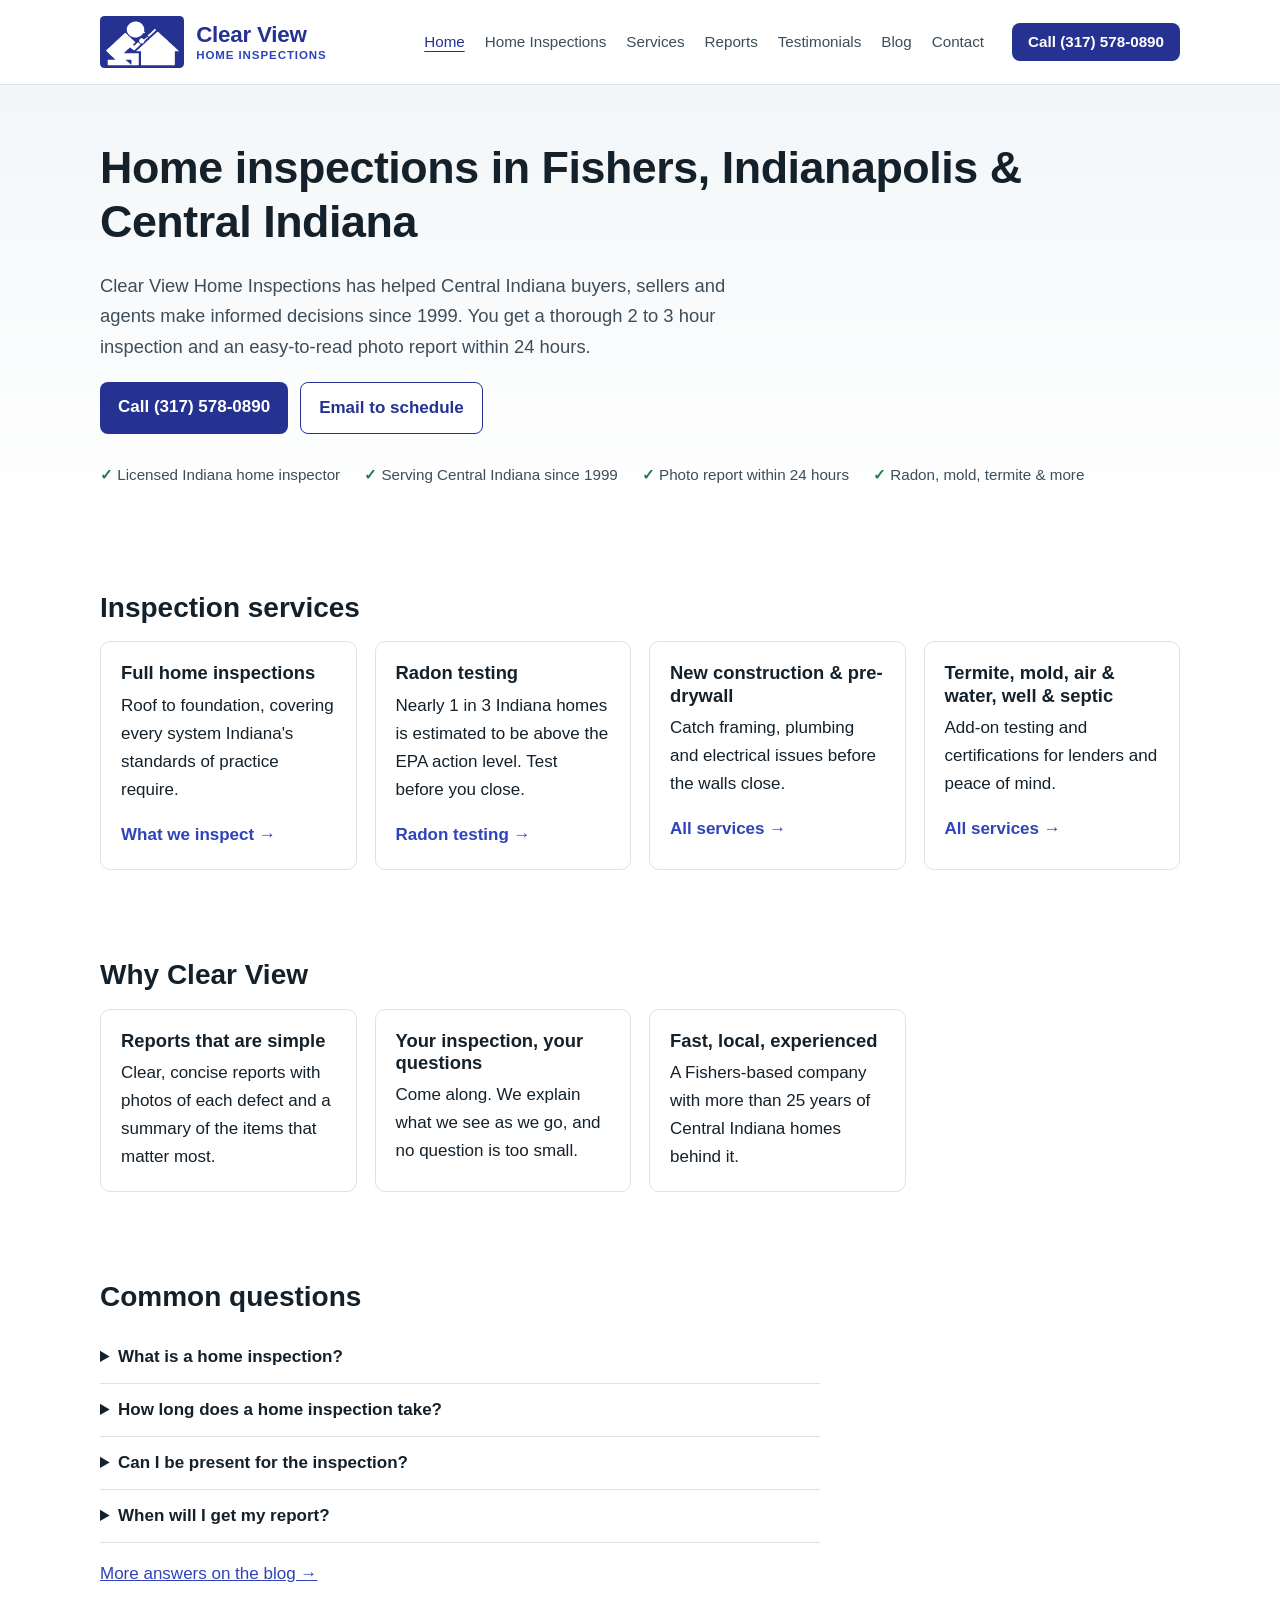
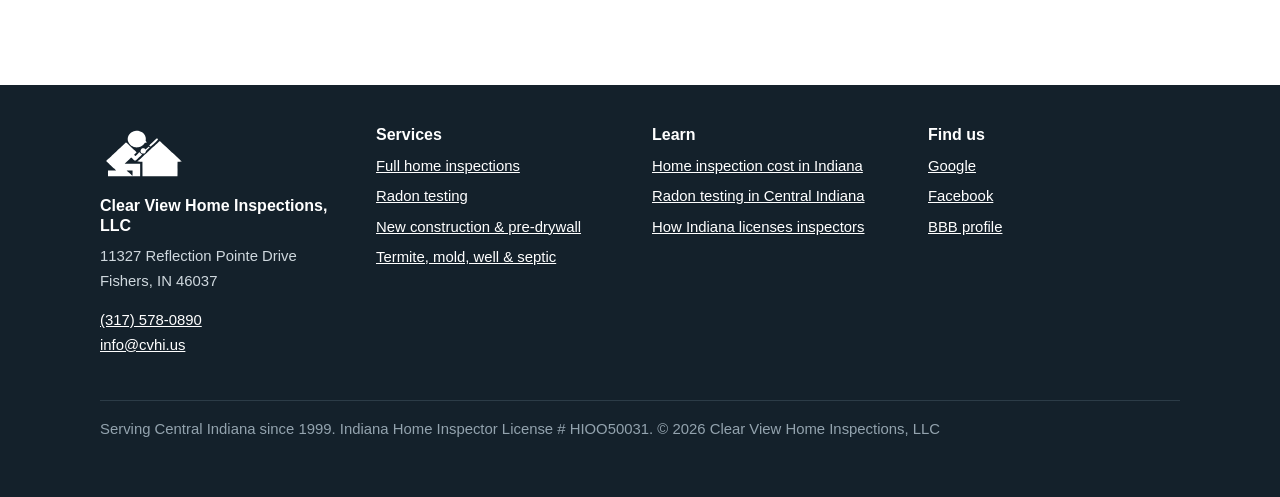
<file: index.html>
<!doctype html>
<html lang="en-US">
<head>
<meta charset="utf-8">
<meta name="viewport" content="width=device-width, initial-scale=1">
<title>Home Inspections Fishers & Indianapolis | Clear View</title>
<meta name="description" content="Licensed home inspections in Fishers, Indianapolis and Central Indiana since 1999. Radon, mold, termite and new construction. Reports within 24 hours.">
<link rel="canonical" href="https://www.cvhi.us/">
<meta property="og:type" content="website">
<meta property="og:site_name" content="Clear View Home Inspections">
<meta property="og:title" content="Home Inspections Fishers & Indianapolis | Clear View">
<meta property="og:description" content="Licensed home inspections in Fishers, Indianapolis and Central Indiana since 1999. Radon, mold, termite and new construction. Reports within 24 hours.">
<meta property="og:url" content="https://www.cvhi.us/">
<meta property="og:image" content="https://www.cvhi.us/assets/img/og-default.png">
<meta name="twitter:card" content="summary_large_image">
<link rel="icon" href="/assets/img/favicon.svg" type="image/svg+xml">
<link rel="apple-touch-icon" href="/assets/img/apple-touch-icon.png">
<meta name="theme-color" content="#253291">
<link rel="stylesheet" href="/assets/css/site.css">
<script type="application/ld+json">
{
  "@context": "https://schema.org",
  "@graph": [
    {
      "@type": "HomeAndConstructionBusiness",
      "@id": "https://www.cvhi.us/#business",
      "logo": "https://www.cvhi.us/assets/img/logo-512.png",
      "image": "https://www.cvhi.us/assets/img/og-default.png",
      "name": "Clear View Home Inspections, LLC",
      "alternateName": "Clear View Home Inspections",
      "url": "https://www.cvhi.us/",
      "telephone": "+13175780890",
      "email": "info@cvhi.us",
      "foundingDate": "1999",
      "address": {
        "@type": "PostalAddress",
        "streetAddress": "11327 Reflection Pointe Drive",
        "addressLocality": "Fishers",
        "addressRegion": "IN",
        "postalCode": "46037",
        "addressCountry": "US"
      },
      "areaServed": [
        {
          "@type": "City",
          "name": "Indianapolis, IN"
        },
        {
          "@type": "City",
          "name": "Fishers, IN"
        },
        {
          "@type": "AdministrativeArea",
          "name": "Central Indiana"
        }
      ],
      "founder": {
        "@type": "Person",
        "name": "Doug Wehr"
      },
      "sameAs": [
        "https://www.facebook.com/Clear-View-Home-Inspections-LLC-1574379252847638/",
        "https://maps.google.com/?cid=8238996744037397548",
        "https://www.bbb.org/us/in/fishers/profile/home-inspection/clear-view-home-inspections-llc-0382-32004444"
      ],
      "knowsAbout": [
        "Home inspection",
        "Radon testing",
        "Mold testing",
        "Termite (WDI) inspection",
        "New construction inspection",
        "Pre-drywall inspection",
        "Well and septic inspection"
      ]
    },
    {
      "@type": "WebSite",
      "@id": "https://www.cvhi.us/#website",
      "url": "https://www.cvhi.us/",
      "name": "Clear View Home Inspections",
      "publisher": {
        "@id": "https://www.cvhi.us/#business"
      }
    },
    {
      "@type": "FAQPage",
      "@id": "https://www.cvhi.us/#faq",
      "mainEntity": [
        {
          "@type": "Question",
          "name": "What is a home inspection?",
          "acceptedAnswer": {
            "@type": "Answer",
            "text": "A home inspection is a thorough visual review of the existing condition of a home's structure, craftsmanship, electrical and mechanical systems by a licensed Indiana home inspector."
          }
        },
        {
          "@type": "Question",
          "name": "How long does a home inspection take?",
          "acceptedAnswer": {
            "@type": "Answer",
            "text": "Most Clear View inspections take 2 to 3 hours, depending on the size, age and condition of the home."
          }
        },
        {
          "@type": "Question",
          "name": "Can I be present for the inspection?",
          "acceptedAnswer": {
            "@type": "Answer",
            "text": "Yes, and we encourage it. This is your inspection. Walk the house with your inspector, ask questions, and see issues firsthand."
          }
        },
        {
          "@type": "Question",
          "name": "When will I get my report?",
          "acceptedAnswer": {
            "@type": "Answer",
            "text": "Within 24 hours, and usually the same day. You get a detailed, easy-to-read report with digital photos, and issues are grouped by severity."
          }
        }
      ]
    }
  ]
}
</script>
</head>
<body>
<a class="skip" href="#main">Skip to content</a>
<header class="site-header">
  <div class="wrap">
    <a class="logo" href="/"><img src="/assets/img/logo-mark.svg" alt="" width="84" height="52"><span class="logo-text">Clear View <span>Home Inspections</span></span></a>
    <nav class="nav" aria-label="Main"><a href="/" aria-current="page">Home</a><a href="/home-inspections/">Home Inspections</a><a href="/services/">Services</a><a href="/reports/">Reports</a><a href="/testimonials/">Testimonials</a><a href="/blog/">Blog</a><a href="/contact-us/">Contact</a></nav>
    <a class="btn header-cta" href="tel:+13175780890">Call (317) 578-0890</a>
  </div>
</header>
<main id="main">

<section class="hero">
  <div class="wrap">
    <h1>Home inspections in Fishers, Indianapolis &amp; Central Indiana</h1>
    <p class="lede">Clear View Home Inspections has helped Central Indiana buyers, sellers and agents make informed decisions since 1999. You get a thorough 2 to 3 hour inspection and an easy-to-read photo report within 24 hours.</p>
    <div class="actions">
      <a class="btn" href="tel:+13175780890">Call (317) 578-0890</a>
      <a class="btn alt" href="mailto:info@cvhi.us?subject=Schedule%20Home%20Inspection">Email to schedule</a>
    </div>
    <ul class="trust">
      <li>Licensed Indiana home inspector</li>
      <li>Serving Central Indiana since 1999</li>
      <li>Photo report within 24 hours</li>
      <li>Radon, mold, termite &amp; more</li>
    </ul>
  </div>
</section>
<div class="wrap">
<section aria-labelledby="svc-h">
  <h2 id="svc-h">Inspection services</h2>
  <div class="grid">
    <div class="card"><h3>Full home inspections</h3><p>Roof to foundation, covering every system Indiana's standards of practice require.</p><a class="more" href="/home-inspections/">What we inspect →</a></div>
    <div class="card"><h3>Radon testing</h3><p>Nearly 1 in 3 Indiana homes is estimated to be above the EPA action level. Test before you close.</p><a class="more" href="/services/radon-testing/">Radon testing →</a></div>
    <div class="card"><h3>New construction &amp; pre-drywall</h3><p>Catch framing, plumbing and electrical issues before the walls close.</p><a class="more" href="/services/">All services →</a></div>
    <div class="card"><h3>Termite, mold, air &amp; water, well &amp; septic</h3><p>Add-on testing and certifications for lenders and peace of mind.</p><a class="more" href="/services/">All services →</a></div>
  </div>
</section>
<section aria-labelledby="why-h">
  <h2 id="why-h">Why Clear View</h2>
  <div class="grid">
    <div class="card"><h3>Reports that are simple</h3><p>Clear, concise reports with photos of each defect and a summary of the items that matter most.</p></div>
    <div class="card"><h3>Your inspection, your questions</h3><p>Come along. We explain what we see as we go, and no question is too small.</p></div>
    <div class="card"><h3>Fast, local, experienced</h3><p>A Fishers-based company with more than 25 years of Central Indiana homes behind it.</p></div>
  </div>
</section>
<section aria-labelledby="faq-h" class="read">
  <h2 id="faq-h">Common questions</h2>
  <details><summary>What is a home inspection?</summary><p>A home inspection is a thorough visual review of the existing condition of a home's structure, craftsmanship, electrical and mechanical systems by a licensed Indiana home inspector.</p></details><details><summary>How long does a home inspection take?</summary><p>Most Clear View inspections take 2 to 3 hours, depending on the size, age and condition of the home.</p></details><details><summary>Can I be present for the inspection?</summary><p>Yes, and we encourage it. This is your inspection. Walk the house with your inspector, ask questions, and see issues firsthand.</p></details><details><summary>When will I get my report?</summary><p>Within 24 hours, and usually the same day. You get a detailed, easy-to-read report with digital photos, and issues are grouped by severity.</p></details>
  <p style="margin-top:1em"><a href="/blog/">More answers on the blog →</a></p>
</section>
</div>

</main>
<footer class="site-footer">
  <div class="wrap">
    <div class="cols">
      <div>
        <img class="footer-logo" src="/assets/img/logo-mark-white.svg" alt="" width="87" height="54">
        <h2>Clear View Home Inspections, LLC</h2>
        <p>11327 Reflection Pointe Drive<br>Fishers, IN 46037</p>
        <p><a href="tel:+13175780890">(317) 578-0890</a><br><a href="mailto:info@cvhi.us">info@cvhi.us</a></p>
      </div>
      <div>
        <h2>Services</h2>
        <ul>
          <li><a href="/home-inspections/">Full home inspections</a></li>
          <li><a href="/services/radon-testing/">Radon testing</a></li>
          <li><a href="/services/">New construction &amp; pre-drywall</a></li>
          <li><a href="/services/">Termite, mold, well &amp; septic</a></li>
        </ul>
      </div>
      <div>
        <h2>Learn</h2>
        <ul>
          <li><a href="/blog/home-inspection-cost-indiana/">Home inspection cost in Indiana</a></li>
          <li><a href="/blog/radon-testing-central-indiana/">Radon testing in Central Indiana</a></li>
          <li><a href="/blog/indiana-home-inspector-licensing/">How Indiana licenses inspectors</a></li>
        </ul>
      </div>
      <div>
        <h2>Find us</h2>
        <ul>
          <li><a href="https://maps.google.com/?cid=8238996744037397548" rel="noopener">Google</a></li>
          <li><a href="https://www.facebook.com/Clear-View-Home-Inspections-LLC-1574379252847638/" rel="noopener">Facebook</a></li>
          <li><a href="https://www.bbb.org/us/in/fishers/profile/home-inspection/clear-view-home-inspections-llc-0382-32004444" rel="noopener">BBB profile</a></li>
        </ul>
      </div>
    </div>
    <p class="legal">Serving Central Indiana since 1999. Indiana Home Inspector License # HIOO50031. © 2026 Clear View Home Inspections, LLC</p>
  </div>
</footer>
</body>
</html>
</file>
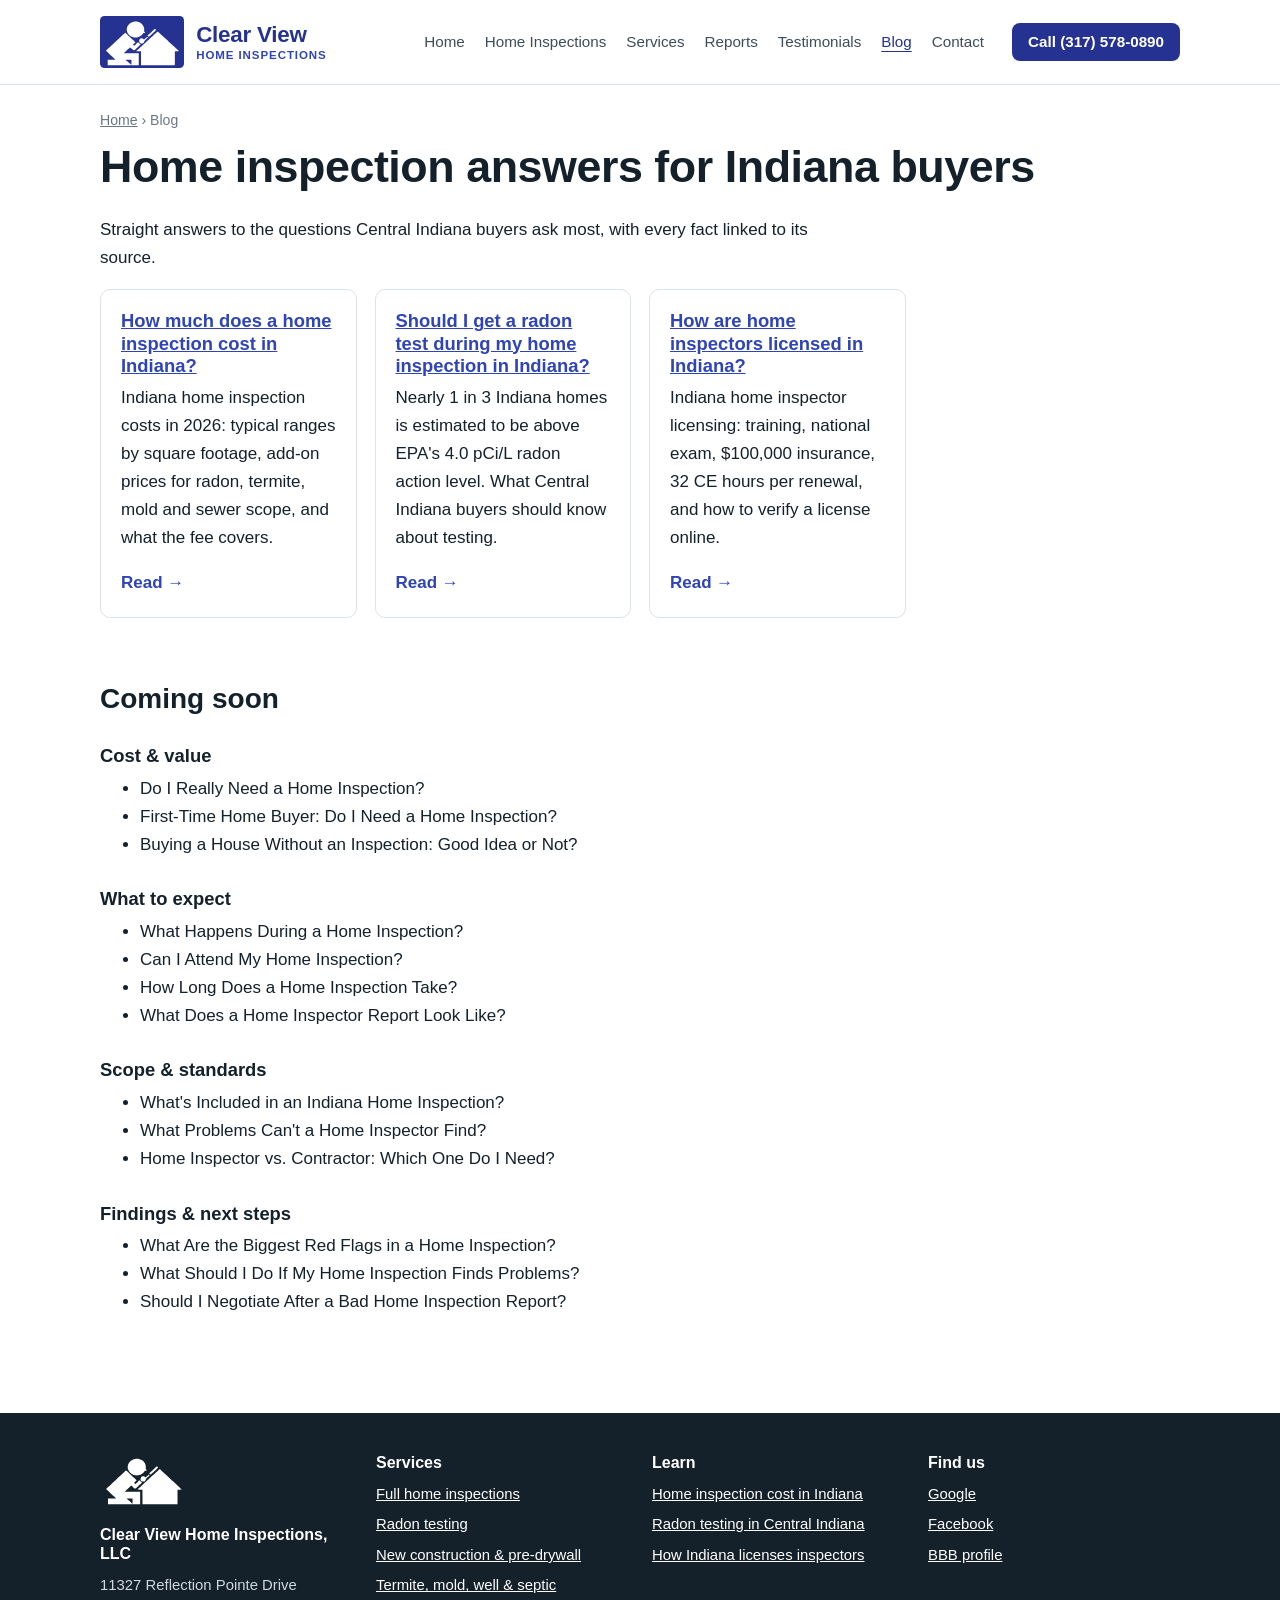
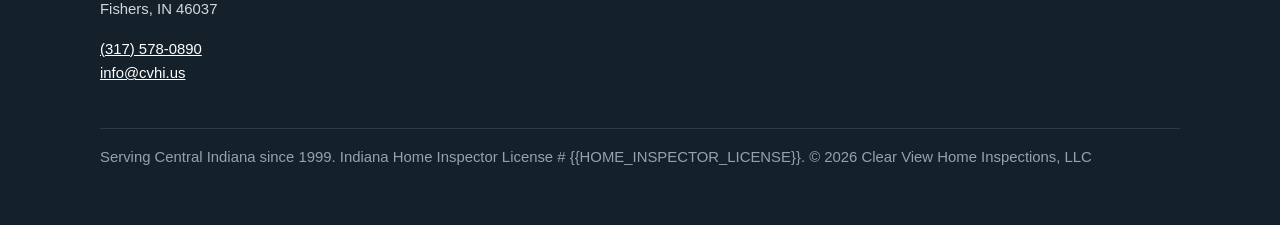
<file: blog/index.html>
<!doctype html>
<html lang="en-US">
<head>
<meta charset="utf-8">
<meta name="viewport" content="width=device-width, initial-scale=1">
<title>Home Inspection Blog for Indiana Buyers | Clear View</title>
<meta name="description" content="Sourced answers on home inspection cost, radon, licensing and what to expect, written for Central Indiana home buyers.">
<link rel="canonical" href="https://www.cvhi.us/blog/">
<meta property="og:type" content="website">
<meta property="og:site_name" content="Clear View Home Inspections">
<meta property="og:title" content="Home Inspection Blog for Indiana Buyers | Clear View">
<meta property="og:description" content="Sourced answers on home inspection cost, radon, licensing and what to expect, written for Central Indiana home buyers.">
<meta property="og:url" content="https://www.cvhi.us/blog/">
<meta property="og:image" content="https://www.cvhi.us/assets/img/og-default.png">
<meta name="twitter:card" content="summary_large_image">
<link rel="icon" href="/assets/img/favicon.svg" type="image/svg+xml">
<link rel="apple-touch-icon" href="/assets/img/apple-touch-icon.png">
<meta name="theme-color" content="#253291">
<link rel="stylesheet" href="/assets/css/site.css">
<script type="application/ld+json">
{
  "@context": "https://schema.org",
  "@graph": [
    {
      "@type": "HomeAndConstructionBusiness",
      "@id": "https://www.cvhi.us/#business",
      "logo": "https://www.cvhi.us/assets/img/logo-512.png",
      "image": "https://www.cvhi.us/assets/img/og-default.png",
      "name": "Clear View Home Inspections, LLC",
      "alternateName": "Clear View Home Inspections",
      "url": "https://www.cvhi.us/",
      "telephone": "+13175780890",
      "email": "info@cvhi.us",
      "foundingDate": "1999",
      "address": {
        "@type": "PostalAddress",
        "streetAddress": "11327 Reflection Pointe Drive",
        "addressLocality": "Fishers",
        "addressRegion": "IN",
        "postalCode": "46037",
        "addressCountry": "US"
      },
      "areaServed": [
        {
          "@type": "City",
          "name": "Indianapolis, IN"
        },
        {
          "@type": "City",
          "name": "Fishers, IN"
        },
        {
          "@type": "AdministrativeArea",
          "name": "Central Indiana"
        }
      ],
      "founder": {
        "@type": "Person",
        "name": "Doug Wehr"
      },
      "sameAs": [
        "https://www.facebook.com/Clear-View-Home-Inspections-LLC-1574379252847638/",
        "https://maps.google.com/?cid=8238996744037397548",
        "https://www.bbb.org/us/in/fishers/profile/home-inspection/clear-view-home-inspections-llc-0382-32004444"
      ],
      "knowsAbout": [
        "Home inspection",
        "Radon testing",
        "Mold testing",
        "Termite (WDI) inspection",
        "New construction inspection",
        "Pre-drywall inspection",
        "Well and septic inspection"
      ]
    },
    {
      "@type": "BreadcrumbList",
      "itemListElement": [
        {
          "@type": "ListItem",
          "position": 1,
          "name": "Home",
          "item": "https://www.cvhi.us/"
        },
        {
          "@type": "ListItem",
          "position": 2,
          "name": "Blog",
          "item": "https://www.cvhi.us/blog/"
        }
      ]
    },
    {
      "@type": "Blog",
      "url": "https://www.cvhi.us/blog/",
      "name": "Clear View Home Inspections Blog",
      "publisher": {
        "@id": "https://www.cvhi.us/#business"
      },
      "blogPost": [
        {
          "@type": "BlogPosting",
          "headline": "How much does a home inspection cost in Indiana?",
          "url": "https://www.cvhi.us/blog/home-inspection-cost-indiana/"
        },
        {
          "@type": "BlogPosting",
          "headline": "Should I get a radon test during my home inspection in Indiana?",
          "url": "https://www.cvhi.us/blog/radon-testing-central-indiana/"
        },
        {
          "@type": "BlogPosting",
          "headline": "How are home inspectors licensed in Indiana?",
          "url": "https://www.cvhi.us/blog/indiana-home-inspector-licensing/"
        }
      ]
    }
  ]
}
</script>
</head>
<body>
<a class="skip" href="#main">Skip to content</a>
<header class="site-header">
  <div class="wrap">
    <a class="logo" href="/"><img src="/assets/img/logo-mark.svg" alt="" width="84" height="52"><span class="logo-text">Clear View <span>Home Inspections</span></span></a>
    <nav class="nav" aria-label="Main"><a href="/">Home</a><a href="/home-inspections/">Home Inspections</a><a href="/services/">Services</a><a href="/reports/">Reports</a><a href="/testimonials/">Testimonials</a><a href="/blog/" aria-current="page">Blog</a><a href="/contact-us/">Contact</a></nav>
    <a class="btn header-cta" href="tel:+13175780890">Call (317) 578-0890</a>
  </div>
</header>
<main id="main">

<div class="wrap">
<nav class="breadcrumbs" aria-label="Breadcrumb"><a href="/">Home</a> › <span aria-current="page">Blog</span></nav>
<h1>Home inspection answers for Indiana buyers</h1>
<p class="read">Straight answers to the questions Central Indiana buyers ask most, with every fact linked to its source.</p>
<div class="grid"><div class="card"><h3><a href="/blog/home-inspection-cost-indiana/">How much does a home inspection cost in Indiana?</a></h3><p>Indiana home inspection costs in 2026: typical ranges by square footage, add-on prices for radon, termite, mold and sewer scope, and what the fee covers.</p><a class="more" href="/blog/home-inspection-cost-indiana/">Read →</a></div><div class="card"><h3><a href="/blog/radon-testing-central-indiana/">Should I get a radon test during my home inspection in Indiana?</a></h3><p>Nearly 1 in 3 Indiana homes is estimated to be above EPA's 4.0 pCi/L radon action level. What Central Indiana buyers should know about testing.</p><a class="more" href="/blog/radon-testing-central-indiana/">Read →</a></div><div class="card"><h3><a href="/blog/indiana-home-inspector-licensing/">How are home inspectors licensed in Indiana?</a></h3><p>Indiana home inspector licensing: training, national exam, $100,000 insurance, 32 CE hours per renewal, and how to verify a license online.</p><a class="more" href="/blog/indiana-home-inspector-licensing/">Read →</a></div></div>
<section class="read"><h2>Coming soon</h2><h3>Cost & value</h3><ul><li>Do I Really Need a Home Inspection?</li><li>First-Time Home Buyer: Do I Need a Home Inspection?</li><li>Buying a House Without an Inspection: Good Idea or Not?</li></ul><h3>What to expect</h3><ul><li>What Happens During a Home Inspection?</li><li>Can I Attend My Home Inspection?</li><li>How Long Does a Home Inspection Take?</li><li>What Does a Home Inspector Report Look Like?</li></ul><h3>Scope & standards</h3><ul><li>What's Included in an Indiana Home Inspection?</li><li>What Problems Can't a Home Inspector Find?</li><li>Home Inspector vs. Contractor: Which One Do I Need?</li></ul><h3>Findings & next steps</h3><ul><li>What Are the Biggest Red Flags in a Home Inspection?</li><li>What Should I Do If My Home Inspection Finds Problems?</li><li>Should I Negotiate After a Bad Home Inspection Report?</li></ul></section>
</div>

</main>
<footer class="site-footer">
  <div class="wrap">
    <div class="cols">
      <div>
        <img class="footer-logo" src="/assets/img/logo-mark-white.svg" alt="" width="87" height="54">
        <h2>Clear View Home Inspections, LLC</h2>
        <p>11327 Reflection Pointe Drive<br>Fishers, IN 46037</p>
        <p><a href="tel:+13175780890">(317) 578-0890</a><br><a href="mailto:info@cvhi.us">info@cvhi.us</a></p>
      </div>
      <div>
        <h2>Services</h2>
        <ul>
          <li><a href="/home-inspections/">Full home inspections</a></li>
          <li><a href="/services/radon-testing/">Radon testing</a></li>
          <li><a href="/services/">New construction &amp; pre-drywall</a></li>
          <li><a href="/services/">Termite, mold, well &amp; septic</a></li>
        </ul>
      </div>
      <div>
        <h2>Learn</h2>
        <ul>
          <li><a href="/blog/home-inspection-cost-indiana/">Home inspection cost in Indiana</a></li>
          <li><a href="/blog/radon-testing-central-indiana/">Radon testing in Central Indiana</a></li>
          <li><a href="/blog/indiana-home-inspector-licensing/">How Indiana licenses inspectors</a></li>
        </ul>
      </div>
      <div>
        <h2>Find us</h2>
        <ul>
          <li><a href="https://maps.google.com/?cid=8238996744037397548" rel="noopener">Google</a></li>
          <li><a href="https://www.facebook.com/Clear-View-Home-Inspections-LLC-1574379252847638/" rel="noopener">Facebook</a></li>
          <li><a href="https://www.bbb.org/us/in/fishers/profile/home-inspection/clear-view-home-inspections-llc-0382-32004444" rel="noopener">BBB profile</a></li>
        </ul>
      </div>
    </div>
    <p class="legal">Serving Central Indiana since 1999. Indiana Home Inspector License # {{HOME_INSPECTOR_LICENSE}}. © 2026 Clear View Home Inspections, LLC</p>
  </div>
</footer>
</body>
</html>
</file>
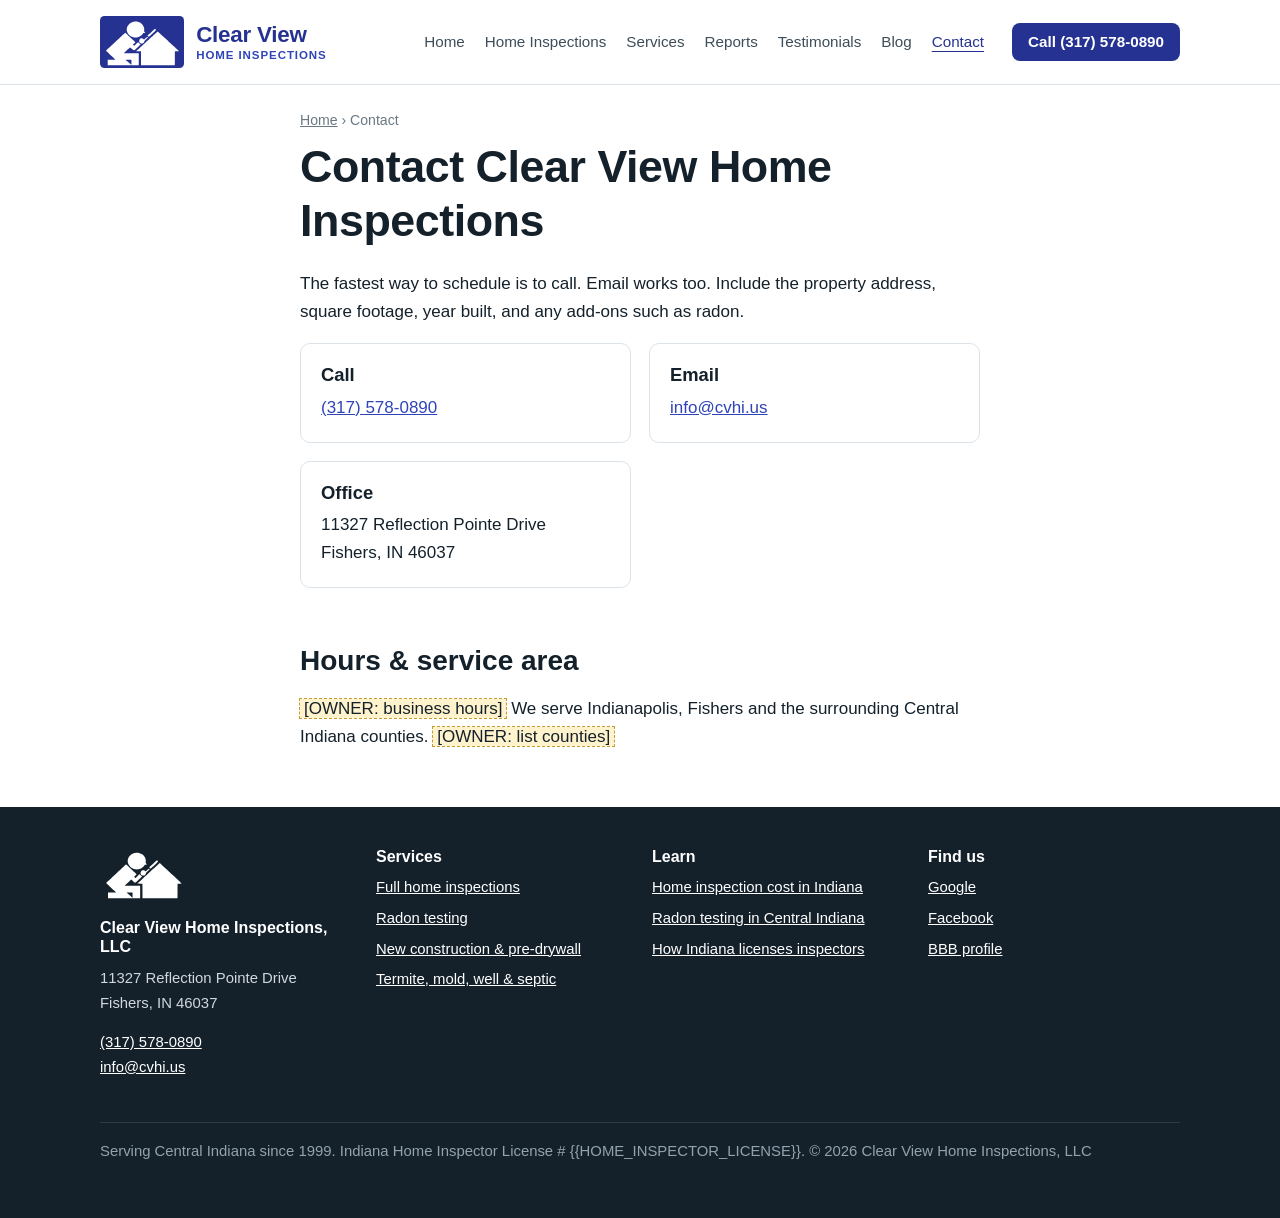
<file: contact-us/index.html>
<!doctype html>
<html lang="en-US">
<head>
<meta charset="utf-8">
<meta name="viewport" content="width=device-width, initial-scale=1">
<title>Contact & Scheduling | Clear View Home Inspections</title>
<meta name="description" content="Schedule a home inspection in Central Indiana. Call (317) 578-0890 or email info@cvhi.us.">
<link rel="canonical" href="https://www.cvhi.us/contact-us/">
<meta property="og:type" content="website">
<meta property="og:site_name" content="Clear View Home Inspections">
<meta property="og:title" content="Contact & Scheduling | Clear View Home Inspections">
<meta property="og:description" content="Schedule a home inspection in Central Indiana. Call (317) 578-0890 or email info@cvhi.us.">
<meta property="og:url" content="https://www.cvhi.us/contact-us/">
<meta property="og:image" content="https://www.cvhi.us/assets/img/og-default.png">
<meta name="twitter:card" content="summary_large_image">
<link rel="icon" href="/assets/img/favicon.svg" type="image/svg+xml">
<link rel="apple-touch-icon" href="/assets/img/apple-touch-icon.png">
<meta name="theme-color" content="#253291">
<link rel="stylesheet" href="/assets/css/site.css">
<script type="application/ld+json">
{
  "@context": "https://schema.org",
  "@graph": [
    {
      "@type": "HomeAndConstructionBusiness",
      "@id": "https://www.cvhi.us/#business",
      "logo": "https://www.cvhi.us/assets/img/logo-512.png",
      "image": "https://www.cvhi.us/assets/img/og-default.png",
      "name": "Clear View Home Inspections, LLC",
      "alternateName": "Clear View Home Inspections",
      "url": "https://www.cvhi.us/",
      "telephone": "+13175780890",
      "email": "info@cvhi.us",
      "foundingDate": "1999",
      "address": {
        "@type": "PostalAddress",
        "streetAddress": "11327 Reflection Pointe Drive",
        "addressLocality": "Fishers",
        "addressRegion": "IN",
        "postalCode": "46037",
        "addressCountry": "US"
      },
      "areaServed": [
        {
          "@type": "City",
          "name": "Indianapolis, IN"
        },
        {
          "@type": "City",
          "name": "Fishers, IN"
        },
        {
          "@type": "AdministrativeArea",
          "name": "Central Indiana"
        }
      ],
      "founder": {
        "@type": "Person",
        "name": "Doug Wehr"
      },
      "sameAs": [
        "https://www.facebook.com/Clear-View-Home-Inspections-LLC-1574379252847638/",
        "https://maps.google.com/?cid=8238996744037397548",
        "https://www.bbb.org/us/in/fishers/profile/home-inspection/clear-view-home-inspections-llc-0382-32004444"
      ],
      "knowsAbout": [
        "Home inspection",
        "Radon testing",
        "Mold testing",
        "Termite (WDI) inspection",
        "New construction inspection",
        "Pre-drywall inspection",
        "Well and septic inspection"
      ]
    },
    {
      "@type": "BreadcrumbList",
      "itemListElement": [
        {
          "@type": "ListItem",
          "position": 1,
          "name": "Home",
          "item": "https://www.cvhi.us/"
        },
        {
          "@type": "ListItem",
          "position": 2,
          "name": "Contact",
          "item": "https://www.cvhi.us/contact-us/"
        }
      ]
    },
    {
      "@type": "ContactPage",
      "url": "https://www.cvhi.us/contact-us/",
      "about": {
        "@id": "https://www.cvhi.us/#business"
      }
    }
  ]
}
</script>
</head>
<body>
<a class="skip" href="#main">Skip to content</a>
<header class="site-header">
  <div class="wrap">
    <a class="logo" href="/"><img src="/assets/img/logo-mark.svg" alt="" width="84" height="52"><span class="logo-text">Clear View <span>Home Inspections</span></span></a>
    <nav class="nav" aria-label="Main"><a href="/">Home</a><a href="/home-inspections/">Home Inspections</a><a href="/services/">Services</a><a href="/reports/">Reports</a><a href="/testimonials/">Testimonials</a><a href="/blog/">Blog</a><a href="/contact-us/" aria-current="page">Contact</a></nav>
    <a class="btn header-cta" href="tel:+13175780890">Call (317) 578-0890</a>
  </div>
</header>
<main id="main">

<div class="wrap read">
<nav class="breadcrumbs" aria-label="Breadcrumb"><a href="/">Home</a> › <span aria-current="page">Contact</span></nav>
<h1>Contact Clear View Home Inspections</h1>
<p>The fastest way to schedule is to call. Email works too. Include the property address, square footage, year built, and any add-ons such as radon.</p>
<div class="grid">
<div class="card"><h3>Call</h3><p><a href="tel:+13175780890">(317) 578-0890</a></p></div>
<div class="card"><h3>Email</h3><p><a href="mailto:info@cvhi.us?subject=Schedule%20Home%20Inspection">info@cvhi.us</a></p></div>
<div class="card"><h3>Office</h3><p>11327 Reflection Pointe Drive<br>Fishers, IN 46037</p></div>
</div>
<h2>Hours &amp; service area</h2>
<p><span class="todo">[OWNER: business hours]</span> We serve Indianapolis, Fishers and the surrounding Central Indiana counties. <span class="todo">[OWNER: list counties]</span></p>
</div>

</main>
<footer class="site-footer">
  <div class="wrap">
    <div class="cols">
      <div>
        <img class="footer-logo" src="/assets/img/logo-mark-white.svg" alt="" width="87" height="54">
        <h2>Clear View Home Inspections, LLC</h2>
        <p>11327 Reflection Pointe Drive<br>Fishers, IN 46037</p>
        <p><a href="tel:+13175780890">(317) 578-0890</a><br><a href="mailto:info@cvhi.us">info@cvhi.us</a></p>
      </div>
      <div>
        <h2>Services</h2>
        <ul>
          <li><a href="/home-inspections/">Full home inspections</a></li>
          <li><a href="/services/radon-testing/">Radon testing</a></li>
          <li><a href="/services/">New construction &amp; pre-drywall</a></li>
          <li><a href="/services/">Termite, mold, well &amp; septic</a></li>
        </ul>
      </div>
      <div>
        <h2>Learn</h2>
        <ul>
          <li><a href="/blog/home-inspection-cost-indiana/">Home inspection cost in Indiana</a></li>
          <li><a href="/blog/radon-testing-central-indiana/">Radon testing in Central Indiana</a></li>
          <li><a href="/blog/indiana-home-inspector-licensing/">How Indiana licenses inspectors</a></li>
        </ul>
      </div>
      <div>
        <h2>Find us</h2>
        <ul>
          <li><a href="https://maps.google.com/?cid=8238996744037397548" rel="noopener">Google</a></li>
          <li><a href="https://www.facebook.com/Clear-View-Home-Inspections-LLC-1574379252847638/" rel="noopener">Facebook</a></li>
          <li><a href="https://www.bbb.org/us/in/fishers/profile/home-inspection/clear-view-home-inspections-llc-0382-32004444" rel="noopener">BBB profile</a></li>
        </ul>
      </div>
    </div>
    <p class="legal">Serving Central Indiana since 1999. Indiana Home Inspector License # {{HOME_INSPECTOR_LICENSE}}. © 2026 Clear View Home Inspections, LLC</p>
  </div>
</footer>
</body>
</html>
</file>
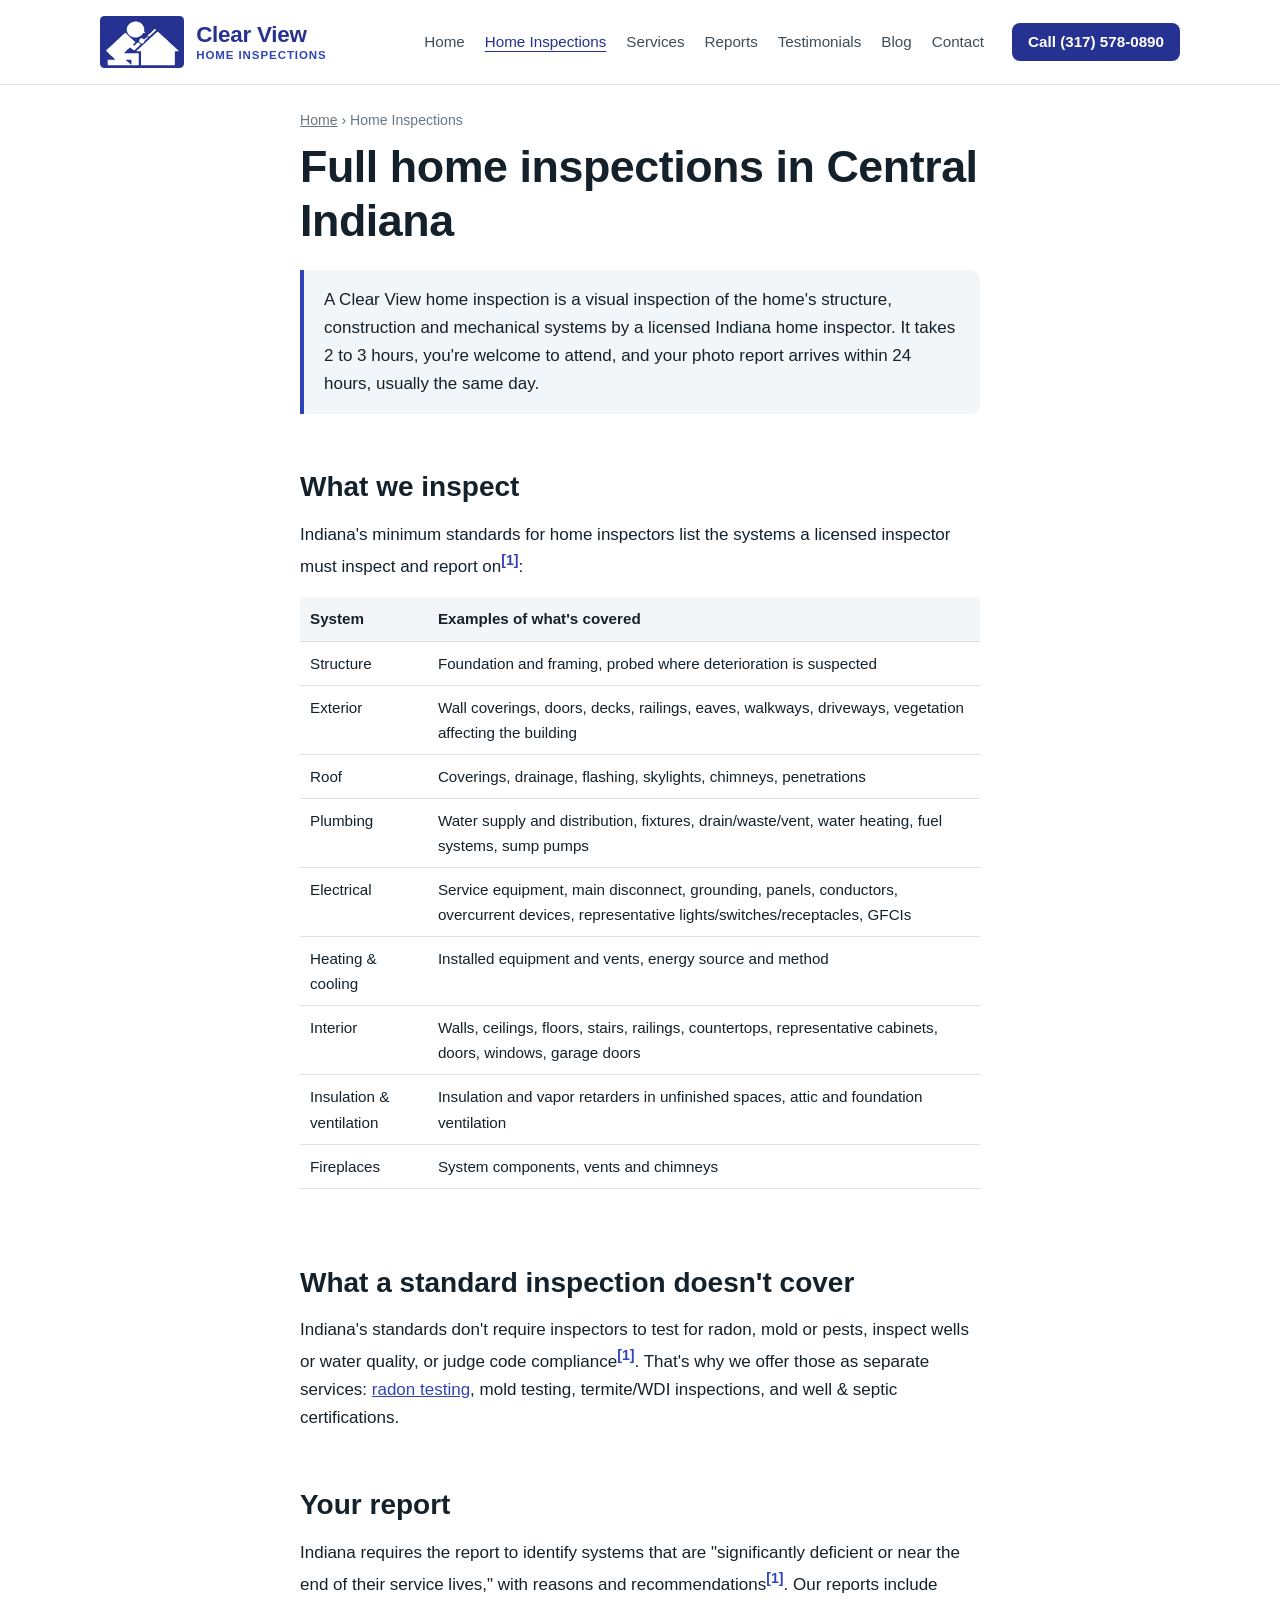
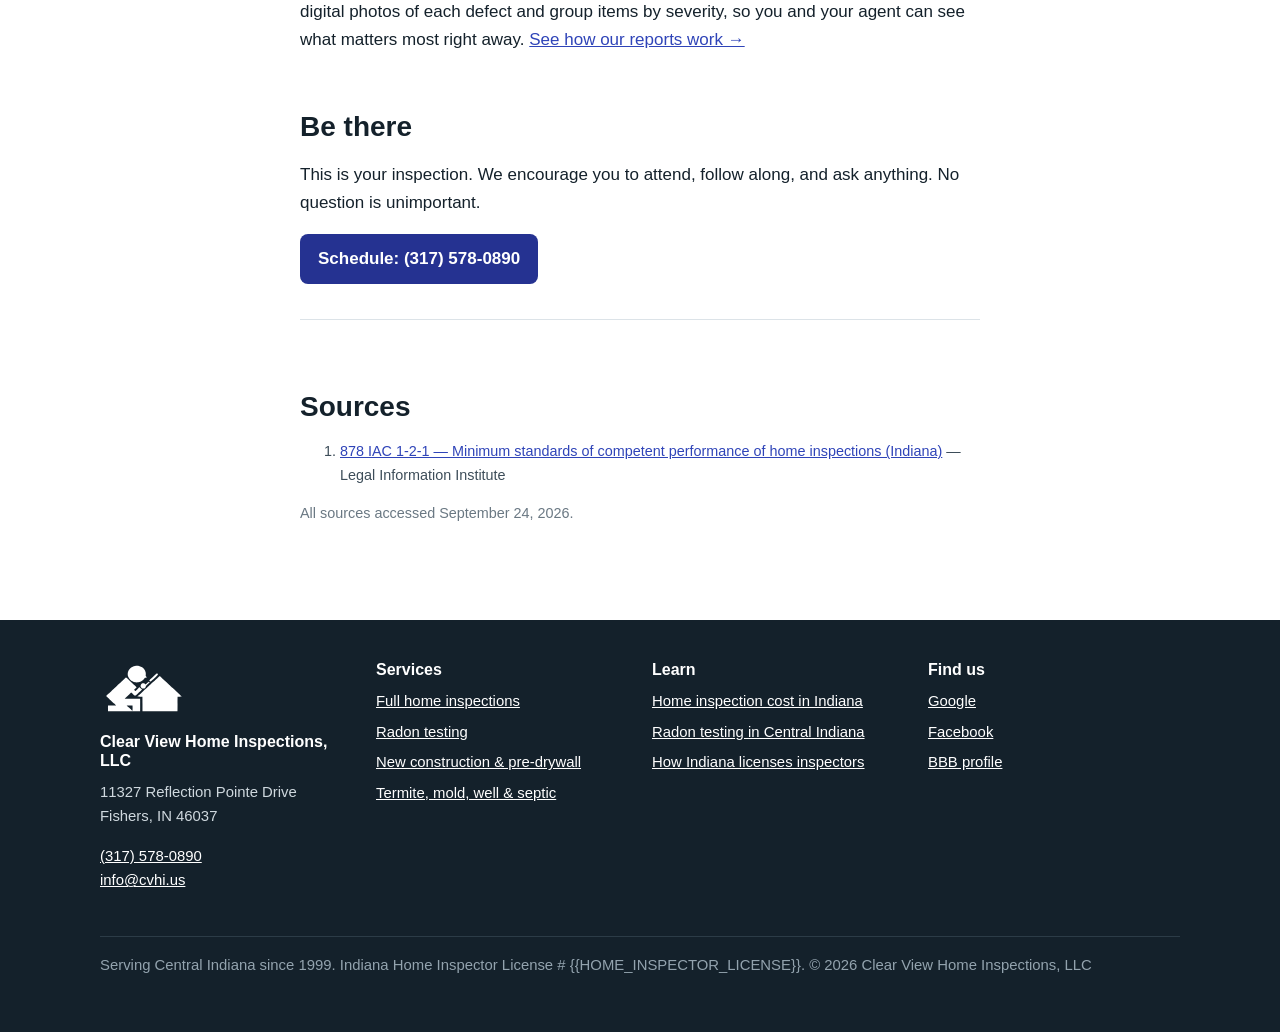
<file: home-inspections/index.html>
<!doctype html>
<html lang="en-US">
<head>
<meta charset="utf-8">
<meta name="viewport" content="width=device-width, initial-scale=1">
<title>Full Home Inspection in Central Indiana | Clear View</title>
<meta name="description" content="What a Clear View home inspection covers under Indiana's standards: structure, roof, plumbing, electrical, HVAC and more. Report within 24 hours.">
<link rel="canonical" href="https://www.cvhi.us/home-inspections/">
<meta property="og:type" content="website">
<meta property="og:site_name" content="Clear View Home Inspections">
<meta property="og:title" content="Full Home Inspection in Central Indiana | Clear View">
<meta property="og:description" content="What a Clear View home inspection covers under Indiana's standards: structure, roof, plumbing, electrical, HVAC and more. Report within 24 hours.">
<meta property="og:url" content="https://www.cvhi.us/home-inspections/">
<meta property="og:image" content="https://www.cvhi.us/assets/img/og-default.png">
<meta name="twitter:card" content="summary_large_image">
<link rel="icon" href="/assets/img/favicon.svg" type="image/svg+xml">
<link rel="apple-touch-icon" href="/assets/img/apple-touch-icon.png">
<meta name="theme-color" content="#253291">
<link rel="stylesheet" href="/assets/css/site.css">
<script type="application/ld+json">
{
  "@context": "https://schema.org",
  "@graph": [
    {
      "@type": "HomeAndConstructionBusiness",
      "@id": "https://www.cvhi.us/#business",
      "logo": "https://www.cvhi.us/assets/img/logo-512.png",
      "image": "https://www.cvhi.us/assets/img/og-default.png",
      "name": "Clear View Home Inspections, LLC",
      "alternateName": "Clear View Home Inspections",
      "url": "https://www.cvhi.us/",
      "telephone": "+13175780890",
      "email": "info@cvhi.us",
      "foundingDate": "1999",
      "address": {
        "@type": "PostalAddress",
        "streetAddress": "11327 Reflection Pointe Drive",
        "addressLocality": "Fishers",
        "addressRegion": "IN",
        "postalCode": "46037",
        "addressCountry": "US"
      },
      "areaServed": [
        {
          "@type": "City",
          "name": "Indianapolis, IN"
        },
        {
          "@type": "City",
          "name": "Fishers, IN"
        },
        {
          "@type": "AdministrativeArea",
          "name": "Central Indiana"
        }
      ],
      "founder": {
        "@type": "Person",
        "name": "Doug Wehr"
      },
      "sameAs": [
        "https://www.facebook.com/Clear-View-Home-Inspections-LLC-1574379252847638/",
        "https://maps.google.com/?cid=8238996744037397548",
        "https://www.bbb.org/us/in/fishers/profile/home-inspection/clear-view-home-inspections-llc-0382-32004444"
      ],
      "knowsAbout": [
        "Home inspection",
        "Radon testing",
        "Mold testing",
        "Termite (WDI) inspection",
        "New construction inspection",
        "Pre-drywall inspection",
        "Well and septic inspection"
      ]
    },
    {
      "@type": "BreadcrumbList",
      "itemListElement": [
        {
          "@type": "ListItem",
          "position": 1,
          "name": "Home",
          "item": "https://www.cvhi.us/"
        },
        {
          "@type": "ListItem",
          "position": 2,
          "name": "Home Inspections",
          "item": "https://www.cvhi.us/home-inspections/"
        }
      ]
    },
    {
      "@type": "Service",
      "name": "Residential home inspection",
      "serviceType": "Home inspection",
      "provider": {
        "@id": "https://www.cvhi.us/#business"
      },
      "areaServed": "Central Indiana",
      "url": "https://www.cvhi.us/home-inspections/"
    }
  ]
}
</script>
</head>
<body>
<a class="skip" href="#main">Skip to content</a>
<header class="site-header">
  <div class="wrap">
    <a class="logo" href="/"><img src="/assets/img/logo-mark.svg" alt="" width="84" height="52"><span class="logo-text">Clear View <span>Home Inspections</span></span></a>
    <nav class="nav" aria-label="Main"><a href="/">Home</a><a href="/home-inspections/" aria-current="page">Home Inspections</a><a href="/services/">Services</a><a href="/reports/">Reports</a><a href="/testimonials/">Testimonials</a><a href="/blog/">Blog</a><a href="/contact-us/">Contact</a></nav>
    <a class="btn header-cta" href="tel:+13175780890">Call (317) 578-0890</a>
  </div>
</header>
<main id="main">

<div class="wrap read">
<nav class="breadcrumbs" aria-label="Breadcrumb"><a href="/">Home</a> › <span aria-current="page">Home Inspections</span></nav>
<h1>Full home inspections in Central Indiana</h1>
<div class="answer"><p>A Clear View home inspection is a visual inspection of the home's structure, construction and mechanical systems by a licensed Indiana home inspector. It takes 2 to 3 hours, you're welcome to attend, and your photo report arrives within 24 hours, usually the same day.</p></div>
<h2>What we inspect</h2>
<p>Indiana's minimum standards for home inspectors list the systems a licensed inspector must inspect and report on<sup><a href="#ref-1" aria-label="Source 1">[1]</a></sup>:</p>
<div class="table-scroll"><table>
<thead><tr><th>System</th><th>Examples of what's covered</th></tr></thead>
<tbody>
<tr><td>Structure</td><td>Foundation and framing, probed where deterioration is suspected</td></tr>
<tr><td>Exterior</td><td>Wall coverings, doors, decks, railings, eaves, walkways, driveways, vegetation affecting the building</td></tr>
<tr><td>Roof</td><td>Coverings, drainage, flashing, skylights, chimneys, penetrations</td></tr>
<tr><td>Plumbing</td><td>Water supply and distribution, fixtures, drain/waste/vent, water heating, fuel systems, sump pumps</td></tr>
<tr><td>Electrical</td><td>Service equipment, main disconnect, grounding, panels, conductors, overcurrent devices, representative lights/switches/receptacles, GFCIs</td></tr>
<tr><td>Heating &amp; cooling</td><td>Installed equipment and vents, energy source and method</td></tr>
<tr><td>Interior</td><td>Walls, ceilings, floors, stairs, railings, countertops, representative cabinets, doors, windows, garage doors</td></tr>
<tr><td>Insulation &amp; ventilation</td><td>Insulation and vapor retarders in unfinished spaces, attic and foundation ventilation</td></tr>
<tr><td>Fireplaces</td><td>System components, vents and chimneys</td></tr>
</tbody></table></div>
<h2>What a standard inspection doesn't cover</h2>
<p>Indiana's standards don't require inspectors to test for radon, mold or pests, inspect wells or water quality, or judge code compliance<sup><a href="#ref-1" aria-label="Source 1">[1]</a></sup>. That's why we offer those as separate services: <a href="/services/radon-testing/">radon testing</a>, mold testing, termite/WDI inspections, and well &amp; septic certifications.</p>
<h2>Your report</h2>
<p>Indiana requires the report to identify systems that are "significantly deficient or near the end of their service lives," with reasons and recommendations<sup><a href="#ref-1" aria-label="Source 1">[1]</a></sup>. Our reports include digital photos of each defect and group items by severity, so you and your agent can see what matters most right away. <a href="/reports/">See how our reports work →</a></p>
<h2>Be there</h2>
<p>This is your inspection. We encourage you to attend, follow along, and ask anything. No question is unimportant.</p>
<p><a class="btn" href="tel:+13175780890">Schedule: (317) 578-0890</a></p>
<section class="refs" aria-labelledby="refs-h"><h2 id="refs-h">Sources</h2><ol><li id="ref-1"><a href="https://www.law.cornell.edu/regulations/indiana/878-IAC-1-2-1" rel="noopener">878 IAC 1-2-1 — Minimum standards of competent performance of home inspections (Indiana)</a> — Legal Information Institute</li></ol><p class="small muted">All sources accessed September 24, 2026.</p></section>
</div>

</main>
<footer class="site-footer">
  <div class="wrap">
    <div class="cols">
      <div>
        <img class="footer-logo" src="/assets/img/logo-mark-white.svg" alt="" width="87" height="54">
        <h2>Clear View Home Inspections, LLC</h2>
        <p>11327 Reflection Pointe Drive<br>Fishers, IN 46037</p>
        <p><a href="tel:+13175780890">(317) 578-0890</a><br><a href="mailto:info@cvhi.us">info@cvhi.us</a></p>
      </div>
      <div>
        <h2>Services</h2>
        <ul>
          <li><a href="/home-inspections/">Full home inspections</a></li>
          <li><a href="/services/radon-testing/">Radon testing</a></li>
          <li><a href="/services/">New construction &amp; pre-drywall</a></li>
          <li><a href="/services/">Termite, mold, well &amp; septic</a></li>
        </ul>
      </div>
      <div>
        <h2>Learn</h2>
        <ul>
          <li><a href="/blog/home-inspection-cost-indiana/">Home inspection cost in Indiana</a></li>
          <li><a href="/blog/radon-testing-central-indiana/">Radon testing in Central Indiana</a></li>
          <li><a href="/blog/indiana-home-inspector-licensing/">How Indiana licenses inspectors</a></li>
        </ul>
      </div>
      <div>
        <h2>Find us</h2>
        <ul>
          <li><a href="https://maps.google.com/?cid=8238996744037397548" rel="noopener">Google</a></li>
          <li><a href="https://www.facebook.com/Clear-View-Home-Inspections-LLC-1574379252847638/" rel="noopener">Facebook</a></li>
          <li><a href="https://www.bbb.org/us/in/fishers/profile/home-inspection/clear-view-home-inspections-llc-0382-32004444" rel="noopener">BBB profile</a></li>
        </ul>
      </div>
    </div>
    <p class="legal">Serving Central Indiana since 1999. Indiana Home Inspector License # {{HOME_INSPECTOR_LICENSE}}. © 2026 Clear View Home Inspections, LLC</p>
  </div>
</footer>
</body>
</html>
</file>
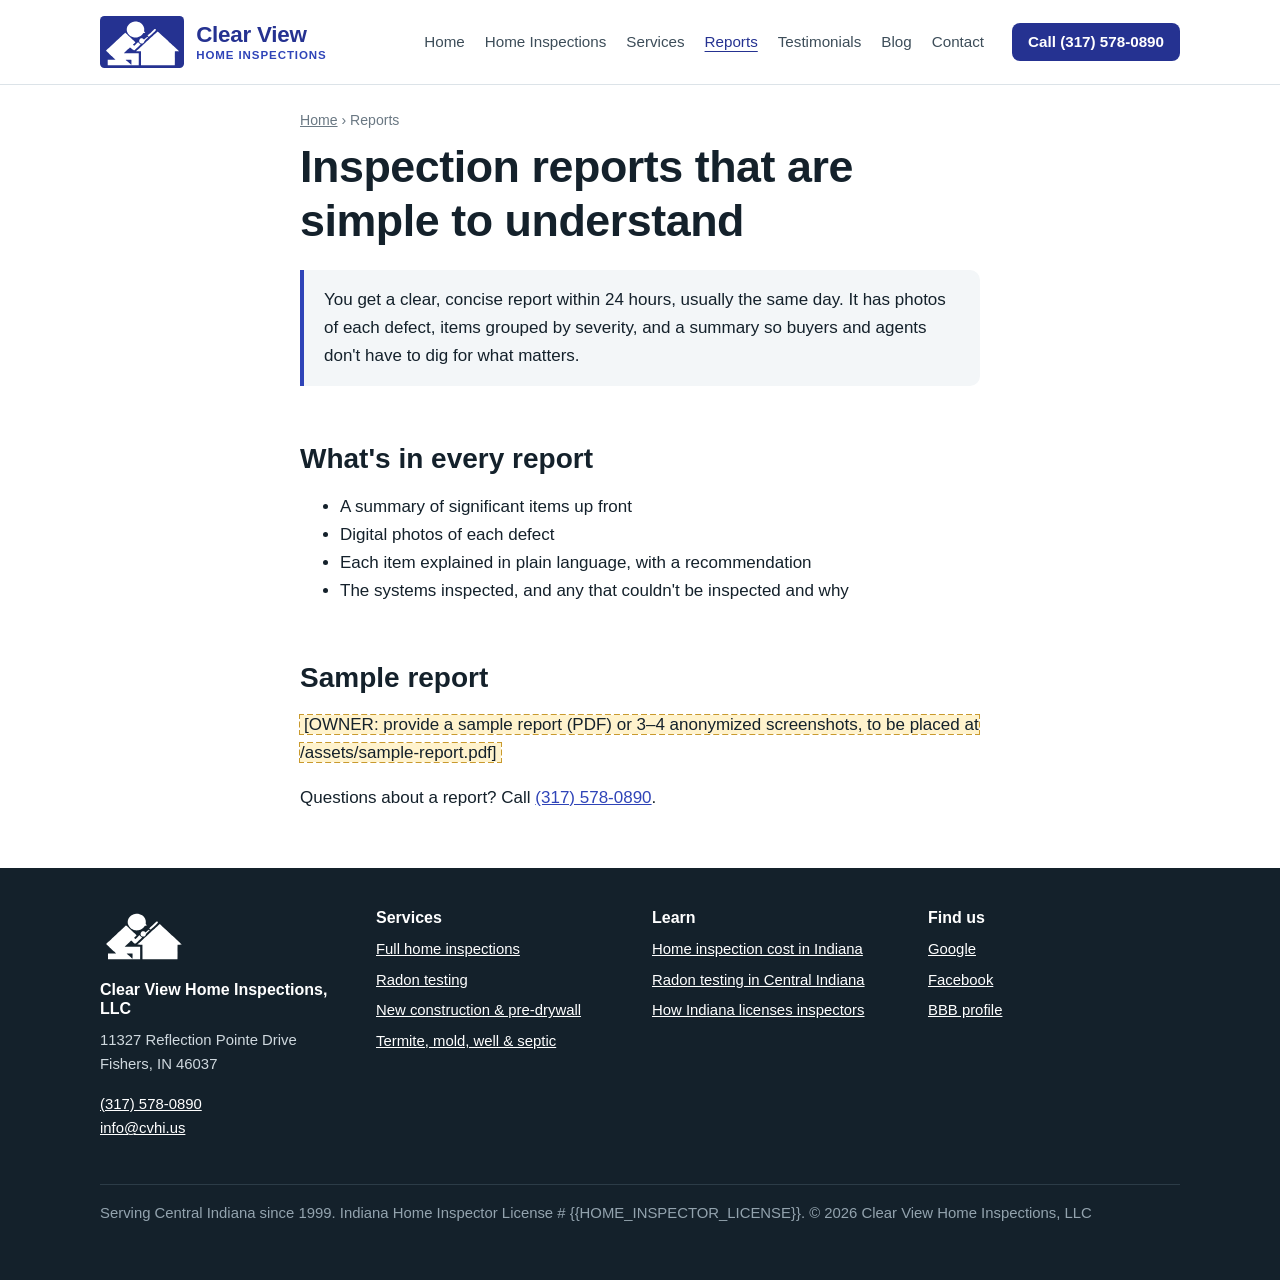
<file: reports/index.html>
<!doctype html>
<html lang="en-US">
<head>
<meta charset="utf-8">
<meta name="viewport" content="width=device-width, initial-scale=1">
<title>Home Inspection Reports | Clear View Home Inspections</title>
<meta name="description" content="Clear View inspection reports are clear, concise and delivered within 24 hours, with photos of each defect and items grouped by severity.">
<link rel="canonical" href="https://www.cvhi.us/reports/">
<meta property="og:type" content="website">
<meta property="og:site_name" content="Clear View Home Inspections">
<meta property="og:title" content="Home Inspection Reports | Clear View Home Inspections">
<meta property="og:description" content="Clear View inspection reports are clear, concise and delivered within 24 hours, with photos of each defect and items grouped by severity.">
<meta property="og:url" content="https://www.cvhi.us/reports/">
<meta property="og:image" content="https://www.cvhi.us/assets/img/og-default.png">
<meta name="twitter:card" content="summary_large_image">
<link rel="icon" href="/assets/img/favicon.svg" type="image/svg+xml">
<link rel="apple-touch-icon" href="/assets/img/apple-touch-icon.png">
<meta name="theme-color" content="#253291">
<link rel="stylesheet" href="/assets/css/site.css">
<script type="application/ld+json">
{
  "@context": "https://schema.org",
  "@graph": [
    {
      "@type": "HomeAndConstructionBusiness",
      "@id": "https://www.cvhi.us/#business",
      "logo": "https://www.cvhi.us/assets/img/logo-512.png",
      "image": "https://www.cvhi.us/assets/img/og-default.png",
      "name": "Clear View Home Inspections, LLC",
      "alternateName": "Clear View Home Inspections",
      "url": "https://www.cvhi.us/",
      "telephone": "+13175780890",
      "email": "info@cvhi.us",
      "foundingDate": "1999",
      "address": {
        "@type": "PostalAddress",
        "streetAddress": "11327 Reflection Pointe Drive",
        "addressLocality": "Fishers",
        "addressRegion": "IN",
        "postalCode": "46037",
        "addressCountry": "US"
      },
      "areaServed": [
        {
          "@type": "City",
          "name": "Indianapolis, IN"
        },
        {
          "@type": "City",
          "name": "Fishers, IN"
        },
        {
          "@type": "AdministrativeArea",
          "name": "Central Indiana"
        }
      ],
      "founder": {
        "@type": "Person",
        "name": "Doug Wehr"
      },
      "sameAs": [
        "https://www.facebook.com/Clear-View-Home-Inspections-LLC-1574379252847638/",
        "https://maps.google.com/?cid=8238996744037397548",
        "https://www.bbb.org/us/in/fishers/profile/home-inspection/clear-view-home-inspections-llc-0382-32004444"
      ],
      "knowsAbout": [
        "Home inspection",
        "Radon testing",
        "Mold testing",
        "Termite (WDI) inspection",
        "New construction inspection",
        "Pre-drywall inspection",
        "Well and septic inspection"
      ]
    },
    {
      "@type": "BreadcrumbList",
      "itemListElement": [
        {
          "@type": "ListItem",
          "position": 1,
          "name": "Home",
          "item": "https://www.cvhi.us/"
        },
        {
          "@type": "ListItem",
          "position": 2,
          "name": "Reports",
          "item": "https://www.cvhi.us/reports/"
        }
      ]
    }
  ]
}
</script>
</head>
<body>
<a class="skip" href="#main">Skip to content</a>
<header class="site-header">
  <div class="wrap">
    <a class="logo" href="/"><img src="/assets/img/logo-mark.svg" alt="" width="84" height="52"><span class="logo-text">Clear View <span>Home Inspections</span></span></a>
    <nav class="nav" aria-label="Main"><a href="/">Home</a><a href="/home-inspections/">Home Inspections</a><a href="/services/">Services</a><a href="/reports/" aria-current="page">Reports</a><a href="/testimonials/">Testimonials</a><a href="/blog/">Blog</a><a href="/contact-us/">Contact</a></nav>
    <a class="btn header-cta" href="tel:+13175780890">Call (317) 578-0890</a>
  </div>
</header>
<main id="main">

<div class="wrap read">
<nav class="breadcrumbs" aria-label="Breadcrumb"><a href="/">Home</a> › <span aria-current="page">Reports</span></nav>
<h1>Inspection reports that are simple to understand</h1>
<div class="answer"><p>You get a clear, concise report within 24 hours, usually the same day. It has photos of each defect, items grouped by severity, and a summary so buyers and agents don't have to dig for what matters.</p></div>
<h2>What's in every report</h2>
<ul>
<li>A summary of significant items up front</li>
<li>Digital photos of each defect</li>
<li>Each item explained in plain language, with a recommendation</li>
<li>The systems inspected, and any that couldn't be inspected and why</li>
</ul>
<h2>Sample report</h2>
<p><span class="todo">[OWNER: provide a sample report (PDF) or 3–4 anonymized screenshots, to be placed at /assets/sample-report.pdf]</span></p>
<p>Questions about a report? Call <a href="tel:+13175780890">(317) 578-0890</a>.</p>
</div>

</main>
<footer class="site-footer">
  <div class="wrap">
    <div class="cols">
      <div>
        <img class="footer-logo" src="/assets/img/logo-mark-white.svg" alt="" width="87" height="54">
        <h2>Clear View Home Inspections, LLC</h2>
        <p>11327 Reflection Pointe Drive<br>Fishers, IN 46037</p>
        <p><a href="tel:+13175780890">(317) 578-0890</a><br><a href="mailto:info@cvhi.us">info@cvhi.us</a></p>
      </div>
      <div>
        <h2>Services</h2>
        <ul>
          <li><a href="/home-inspections/">Full home inspections</a></li>
          <li><a href="/services/radon-testing/">Radon testing</a></li>
          <li><a href="/services/">New construction &amp; pre-drywall</a></li>
          <li><a href="/services/">Termite, mold, well &amp; septic</a></li>
        </ul>
      </div>
      <div>
        <h2>Learn</h2>
        <ul>
          <li><a href="/blog/home-inspection-cost-indiana/">Home inspection cost in Indiana</a></li>
          <li><a href="/blog/radon-testing-central-indiana/">Radon testing in Central Indiana</a></li>
          <li><a href="/blog/indiana-home-inspector-licensing/">How Indiana licenses inspectors</a></li>
        </ul>
      </div>
      <div>
        <h2>Find us</h2>
        <ul>
          <li><a href="https://maps.google.com/?cid=8238996744037397548" rel="noopener">Google</a></li>
          <li><a href="https://www.facebook.com/Clear-View-Home-Inspections-LLC-1574379252847638/" rel="noopener">Facebook</a></li>
          <li><a href="https://www.bbb.org/us/in/fishers/profile/home-inspection/clear-view-home-inspections-llc-0382-32004444" rel="noopener">BBB profile</a></li>
        </ul>
      </div>
    </div>
    <p class="legal">Serving Central Indiana since 1999. Indiana Home Inspector License # {{HOME_INSPECTOR_LICENSE}}. © 2026 Clear View Home Inspections, LLC</p>
  </div>
</footer>
</body>
</html>
</file>
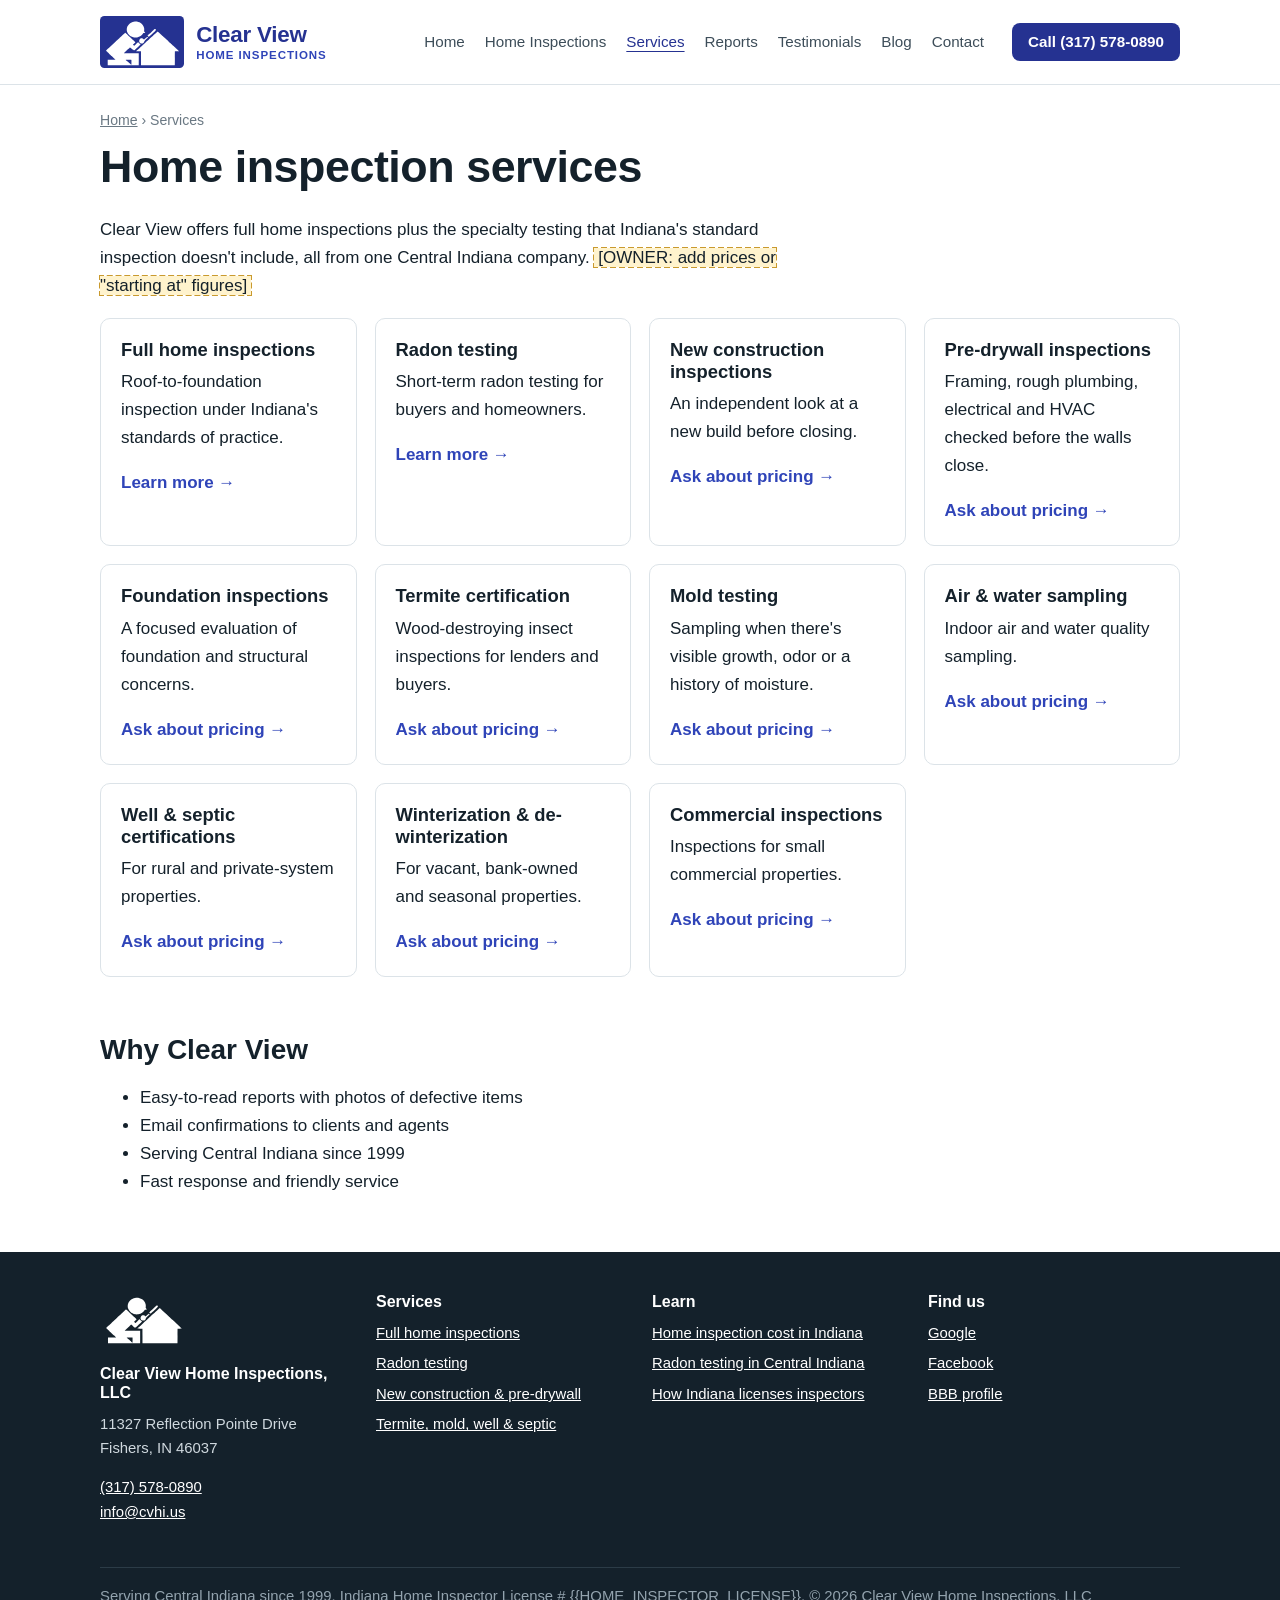
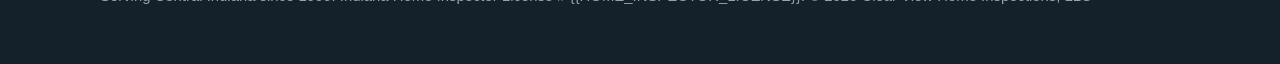
<file: services/index.html>
<!doctype html>
<html lang="en-US">
<head>
<meta charset="utf-8">
<meta name="viewport" content="width=device-width, initial-scale=1">
<title>Home Inspection Services in Central Indiana | Clear View</title>
<meta name="description" content="Home inspections, radon and mold testing, termite certification, new construction, pre-drywall, well & septic and commercial inspections in Central Indiana.">
<link rel="canonical" href="https://www.cvhi.us/services/">
<meta property="og:type" content="website">
<meta property="og:site_name" content="Clear View Home Inspections">
<meta property="og:title" content="Home Inspection Services in Central Indiana | Clear View">
<meta property="og:description" content="Home inspections, radon and mold testing, termite certification, new construction, pre-drywall, well & septic and commercial inspections in Central Indiana.">
<meta property="og:url" content="https://www.cvhi.us/services/">
<meta property="og:image" content="https://www.cvhi.us/assets/img/og-default.png">
<meta name="twitter:card" content="summary_large_image">
<link rel="icon" href="/assets/img/favicon.svg" type="image/svg+xml">
<link rel="apple-touch-icon" href="/assets/img/apple-touch-icon.png">
<meta name="theme-color" content="#253291">
<link rel="stylesheet" href="/assets/css/site.css">
<script type="application/ld+json">
{
  "@context": "https://schema.org",
  "@graph": [
    {
      "@type": "HomeAndConstructionBusiness",
      "@id": "https://www.cvhi.us/#business",
      "logo": "https://www.cvhi.us/assets/img/logo-512.png",
      "image": "https://www.cvhi.us/assets/img/og-default.png",
      "name": "Clear View Home Inspections, LLC",
      "alternateName": "Clear View Home Inspections",
      "url": "https://www.cvhi.us/",
      "telephone": "+13175780890",
      "email": "info@cvhi.us",
      "foundingDate": "1999",
      "address": {
        "@type": "PostalAddress",
        "streetAddress": "11327 Reflection Pointe Drive",
        "addressLocality": "Fishers",
        "addressRegion": "IN",
        "postalCode": "46037",
        "addressCountry": "US"
      },
      "areaServed": [
        {
          "@type": "City",
          "name": "Indianapolis, IN"
        },
        {
          "@type": "City",
          "name": "Fishers, IN"
        },
        {
          "@type": "AdministrativeArea",
          "name": "Central Indiana"
        }
      ],
      "founder": {
        "@type": "Person",
        "name": "Doug Wehr"
      },
      "sameAs": [
        "https://www.facebook.com/Clear-View-Home-Inspections-LLC-1574379252847638/",
        "https://maps.google.com/?cid=8238996744037397548",
        "https://www.bbb.org/us/in/fishers/profile/home-inspection/clear-view-home-inspections-llc-0382-32004444"
      ],
      "knowsAbout": [
        "Home inspection",
        "Radon testing",
        "Mold testing",
        "Termite (WDI) inspection",
        "New construction inspection",
        "Pre-drywall inspection",
        "Well and septic inspection"
      ]
    },
    {
      "@type": "BreadcrumbList",
      "itemListElement": [
        {
          "@type": "ListItem",
          "position": 1,
          "name": "Home",
          "item": "https://www.cvhi.us/"
        },
        {
          "@type": "ListItem",
          "position": 2,
          "name": "Services",
          "item": "https://www.cvhi.us/services/"
        }
      ]
    },
    {
      "@type": "OfferCatalog",
      "name": "Inspection services",
      "itemListElement": [
        {
          "@type": "Offer",
          "itemOffered": {
            "@type": "Service",
            "name": "Full home inspections"
          }
        },
        {
          "@type": "Offer",
          "itemOffered": {
            "@type": "Service",
            "name": "Radon testing"
          }
        },
        {
          "@type": "Offer",
          "itemOffered": {
            "@type": "Service",
            "name": "New construction inspections"
          }
        },
        {
          "@type": "Offer",
          "itemOffered": {
            "@type": "Service",
            "name": "Pre-drywall inspections"
          }
        },
        {
          "@type": "Offer",
          "itemOffered": {
            "@type": "Service",
            "name": "Foundation inspections"
          }
        },
        {
          "@type": "Offer",
          "itemOffered": {
            "@type": "Service",
            "name": "Termite certification"
          }
        },
        {
          "@type": "Offer",
          "itemOffered": {
            "@type": "Service",
            "name": "Mold testing"
          }
        },
        {
          "@type": "Offer",
          "itemOffered": {
            "@type": "Service",
            "name": "Air & water sampling"
          }
        },
        {
          "@type": "Offer",
          "itemOffered": {
            "@type": "Service",
            "name": "Well & septic certifications"
          }
        },
        {
          "@type": "Offer",
          "itemOffered": {
            "@type": "Service",
            "name": "Winterization & de-winterization"
          }
        },
        {
          "@type": "Offer",
          "itemOffered": {
            "@type": "Service",
            "name": "Commercial inspections"
          }
        }
      ]
    }
  ]
}
</script>
</head>
<body>
<a class="skip" href="#main">Skip to content</a>
<header class="site-header">
  <div class="wrap">
    <a class="logo" href="/"><img src="/assets/img/logo-mark.svg" alt="" width="84" height="52"><span class="logo-text">Clear View <span>Home Inspections</span></span></a>
    <nav class="nav" aria-label="Main"><a href="/">Home</a><a href="/home-inspections/">Home Inspections</a><a href="/services/" aria-current="page">Services</a><a href="/reports/">Reports</a><a href="/testimonials/">Testimonials</a><a href="/blog/">Blog</a><a href="/contact-us/">Contact</a></nav>
    <a class="btn header-cta" href="tel:+13175780890">Call (317) 578-0890</a>
  </div>
</header>
<main id="main">

<div class="wrap">
<nav class="breadcrumbs" aria-label="Breadcrumb"><a href="/">Home</a> › <span aria-current="page">Services</span></nav>
<h1>Home inspection services</h1>
<p class="read">Clear View offers full home inspections plus the specialty testing that Indiana's standard inspection doesn't include, all from one Central Indiana company. <span class="todo">[OWNER: add prices or "starting at" figures]</span></p>
<div class="grid"><div class="card"><h3>Full home inspections</h3><p>Roof-to-foundation inspection under Indiana's standards of practice.</p><a class="more" href="/home-inspections/">Learn more →</a></div><div class="card"><h3>Radon testing</h3><p>Short-term radon testing for buyers and homeowners.</p><a class="more" href="/services/radon-testing/">Learn more →</a></div><div class="card"><h3>New construction inspections</h3><p>An independent look at a new build before closing.</p><a class="more" href="tel:+13175780890">Ask about pricing →</a></div><div class="card"><h3>Pre-drywall inspections</h3><p>Framing, rough plumbing, electrical and HVAC checked before the walls close.</p><a class="more" href="tel:+13175780890">Ask about pricing →</a></div><div class="card"><h3>Foundation inspections</h3><p>A focused evaluation of foundation and structural concerns.</p><a class="more" href="tel:+13175780890">Ask about pricing →</a></div><div class="card"><h3>Termite certification</h3><p>Wood-destroying insect inspections for lenders and buyers.</p><a class="more" href="tel:+13175780890">Ask about pricing →</a></div><div class="card"><h3>Mold testing</h3><p>Sampling when there's visible growth, odor or a history of moisture.</p><a class="more" href="tel:+13175780890">Ask about pricing →</a></div><div class="card"><h3>Air &amp; water sampling</h3><p>Indoor air and water quality sampling.</p><a class="more" href="tel:+13175780890">Ask about pricing →</a></div><div class="card"><h3>Well &amp; septic certifications</h3><p>For rural and private-system properties.</p><a class="more" href="tel:+13175780890">Ask about pricing →</a></div><div class="card"><h3>Winterization &amp; de-winterization</h3><p>For vacant, bank-owned and seasonal properties.</p><a class="more" href="tel:+13175780890">Ask about pricing →</a></div><div class="card"><h3>Commercial inspections</h3><p>Inspections for small commercial properties.</p><a class="more" href="tel:+13175780890">Ask about pricing →</a></div></div>
<h2>Why Clear View</h2>
<ul class="read">
<li>Easy-to-read reports with photos of defective items</li>
<li>Email confirmations to clients and agents</li>
<li>Serving Central Indiana since 1999</li>
<li>Fast response and friendly service</li>
</ul>
</div>

</main>
<footer class="site-footer">
  <div class="wrap">
    <div class="cols">
      <div>
        <img class="footer-logo" src="/assets/img/logo-mark-white.svg" alt="" width="87" height="54">
        <h2>Clear View Home Inspections, LLC</h2>
        <p>11327 Reflection Pointe Drive<br>Fishers, IN 46037</p>
        <p><a href="tel:+13175780890">(317) 578-0890</a><br><a href="mailto:info@cvhi.us">info@cvhi.us</a></p>
      </div>
      <div>
        <h2>Services</h2>
        <ul>
          <li><a href="/home-inspections/">Full home inspections</a></li>
          <li><a href="/services/radon-testing/">Radon testing</a></li>
          <li><a href="/services/">New construction &amp; pre-drywall</a></li>
          <li><a href="/services/">Termite, mold, well &amp; septic</a></li>
        </ul>
      </div>
      <div>
        <h2>Learn</h2>
        <ul>
          <li><a href="/blog/home-inspection-cost-indiana/">Home inspection cost in Indiana</a></li>
          <li><a href="/blog/radon-testing-central-indiana/">Radon testing in Central Indiana</a></li>
          <li><a href="/blog/indiana-home-inspector-licensing/">How Indiana licenses inspectors</a></li>
        </ul>
      </div>
      <div>
        <h2>Find us</h2>
        <ul>
          <li><a href="https://maps.google.com/?cid=8238996744037397548" rel="noopener">Google</a></li>
          <li><a href="https://www.facebook.com/Clear-View-Home-Inspections-LLC-1574379252847638/" rel="noopener">Facebook</a></li>
          <li><a href="https://www.bbb.org/us/in/fishers/profile/home-inspection/clear-view-home-inspections-llc-0382-32004444" rel="noopener">BBB profile</a></li>
        </ul>
      </div>
    </div>
    <p class="legal">Serving Central Indiana since 1999. Indiana Home Inspector License # {{HOME_INSPECTOR_LICENSE}}. © 2026 Clear View Home Inspections, LLC</p>
  </div>
</footer>
</body>
</html>
</file>
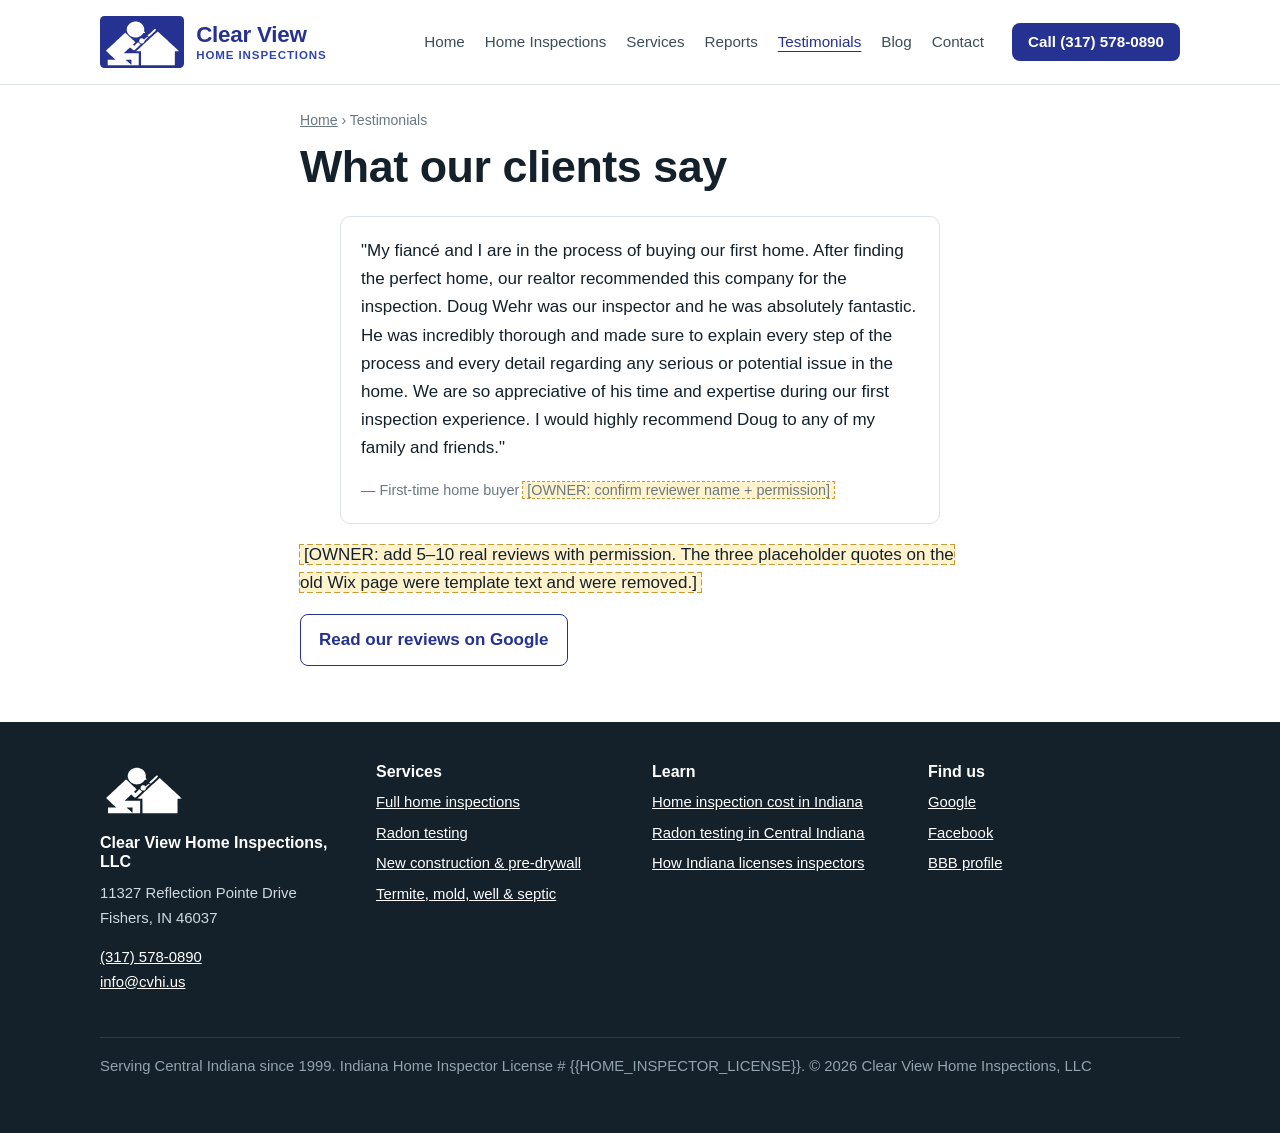
<file: testimonials/index.html>
<!doctype html>
<html lang="en-US">
<head>
<meta charset="utf-8">
<meta name="viewport" content="width=device-width, initial-scale=1">
<title>Client Reviews | Clear View Home Inspections, Fishers IN</title>
<meta name="description" content="Reviews from Central Indiana home buyers who used Clear View Home Inspections.">
<link rel="canonical" href="https://www.cvhi.us/testimonials/">
<meta property="og:type" content="website">
<meta property="og:site_name" content="Clear View Home Inspections">
<meta property="og:title" content="Client Reviews | Clear View Home Inspections, Fishers IN">
<meta property="og:description" content="Reviews from Central Indiana home buyers who used Clear View Home Inspections.">
<meta property="og:url" content="https://www.cvhi.us/testimonials/">
<meta property="og:image" content="https://www.cvhi.us/assets/img/og-default.png">
<meta name="twitter:card" content="summary_large_image">
<link rel="icon" href="/assets/img/favicon.svg" type="image/svg+xml">
<link rel="apple-touch-icon" href="/assets/img/apple-touch-icon.png">
<meta name="theme-color" content="#253291">
<link rel="stylesheet" href="/assets/css/site.css">
<script type="application/ld+json">
{
  "@context": "https://schema.org",
  "@graph": [
    {
      "@type": "HomeAndConstructionBusiness",
      "@id": "https://www.cvhi.us/#business",
      "logo": "https://www.cvhi.us/assets/img/logo-512.png",
      "image": "https://www.cvhi.us/assets/img/og-default.png",
      "name": "Clear View Home Inspections, LLC",
      "alternateName": "Clear View Home Inspections",
      "url": "https://www.cvhi.us/",
      "telephone": "+13175780890",
      "email": "info@cvhi.us",
      "foundingDate": "1999",
      "address": {
        "@type": "PostalAddress",
        "streetAddress": "11327 Reflection Pointe Drive",
        "addressLocality": "Fishers",
        "addressRegion": "IN",
        "postalCode": "46037",
        "addressCountry": "US"
      },
      "areaServed": [
        {
          "@type": "City",
          "name": "Indianapolis, IN"
        },
        {
          "@type": "City",
          "name": "Fishers, IN"
        },
        {
          "@type": "AdministrativeArea",
          "name": "Central Indiana"
        }
      ],
      "founder": {
        "@type": "Person",
        "name": "Doug Wehr"
      },
      "sameAs": [
        "https://www.facebook.com/Clear-View-Home-Inspections-LLC-1574379252847638/",
        "https://maps.google.com/?cid=8238996744037397548",
        "https://www.bbb.org/us/in/fishers/profile/home-inspection/clear-view-home-inspections-llc-0382-32004444"
      ],
      "knowsAbout": [
        "Home inspection",
        "Radon testing",
        "Mold testing",
        "Termite (WDI) inspection",
        "New construction inspection",
        "Pre-drywall inspection",
        "Well and septic inspection"
      ]
    },
    {
      "@type": "BreadcrumbList",
      "itemListElement": [
        {
          "@type": "ListItem",
          "position": 1,
          "name": "Home",
          "item": "https://www.cvhi.us/"
        },
        {
          "@type": "ListItem",
          "position": 2,
          "name": "Testimonials",
          "item": "https://www.cvhi.us/testimonials/"
        }
      ]
    }
  ]
}
</script>
</head>
<body>
<a class="skip" href="#main">Skip to content</a>
<header class="site-header">
  <div class="wrap">
    <a class="logo" href="/"><img src="/assets/img/logo-mark.svg" alt="" width="84" height="52"><span class="logo-text">Clear View <span>Home Inspections</span></span></a>
    <nav class="nav" aria-label="Main"><a href="/">Home</a><a href="/home-inspections/">Home Inspections</a><a href="/services/">Services</a><a href="/reports/">Reports</a><a href="/testimonials/" aria-current="page">Testimonials</a><a href="/blog/">Blog</a><a href="/contact-us/">Contact</a></nav>
    <a class="btn header-cta" href="tel:+13175780890">Call (317) 578-0890</a>
  </div>
</header>
<main id="main">

<div class="wrap read">
<nav class="breadcrumbs" aria-label="Breadcrumb"><a href="/">Home</a> › <span aria-current="page">Testimonials</span></nav>
<h1>What our clients say</h1>
<blockquote class="card">
<p>"My fiancé and I are in the process of buying our first home. After finding the perfect home, our realtor recommended this company for the inspection. Doug Wehr was our inspector and he was absolutely fantastic. He was incredibly thorough and made sure to explain every step of the process and every detail regarding any serious or potential issue in the home. We are so appreciative of his time and expertise during our first inspection experience. I would highly recommend Doug to any of my family and friends."</p>
<footer class="muted small">— First-time home buyer <span class="todo">[OWNER: confirm reviewer name + permission]</span></footer>
</blockquote>
<p><span class="todo">[OWNER: add 5–10 real reviews with permission. The three placeholder quotes on the old Wix page were template text and were removed.]</span></p>
<p><a class="btn alt" href="https://maps.google.com/?cid=8238996744037397548" rel="noopener">Read our reviews on Google</a></p>
</div>

</main>
<footer class="site-footer">
  <div class="wrap">
    <div class="cols">
      <div>
        <img class="footer-logo" src="/assets/img/logo-mark-white.svg" alt="" width="87" height="54">
        <h2>Clear View Home Inspections, LLC</h2>
        <p>11327 Reflection Pointe Drive<br>Fishers, IN 46037</p>
        <p><a href="tel:+13175780890">(317) 578-0890</a><br><a href="mailto:info@cvhi.us">info@cvhi.us</a></p>
      </div>
      <div>
        <h2>Services</h2>
        <ul>
          <li><a href="/home-inspections/">Full home inspections</a></li>
          <li><a href="/services/radon-testing/">Radon testing</a></li>
          <li><a href="/services/">New construction &amp; pre-drywall</a></li>
          <li><a href="/services/">Termite, mold, well &amp; septic</a></li>
        </ul>
      </div>
      <div>
        <h2>Learn</h2>
        <ul>
          <li><a href="/blog/home-inspection-cost-indiana/">Home inspection cost in Indiana</a></li>
          <li><a href="/blog/radon-testing-central-indiana/">Radon testing in Central Indiana</a></li>
          <li><a href="/blog/indiana-home-inspector-licensing/">How Indiana licenses inspectors</a></li>
        </ul>
      </div>
      <div>
        <h2>Find us</h2>
        <ul>
          <li><a href="https://maps.google.com/?cid=8238996744037397548" rel="noopener">Google</a></li>
          <li><a href="https://www.facebook.com/Clear-View-Home-Inspections-LLC-1574379252847638/" rel="noopener">Facebook</a></li>
          <li><a href="https://www.bbb.org/us/in/fishers/profile/home-inspection/clear-view-home-inspections-llc-0382-32004444" rel="noopener">BBB profile</a></li>
        </ul>
      </div>
    </div>
    <p class="legal">Serving Central Indiana since 1999. Indiana Home Inspector License # {{HOME_INSPECTOR_LICENSE}}. © 2026 Clear View Home Inspections, LLC</p>
  </div>
</footer>
</body>
</html>
</file>
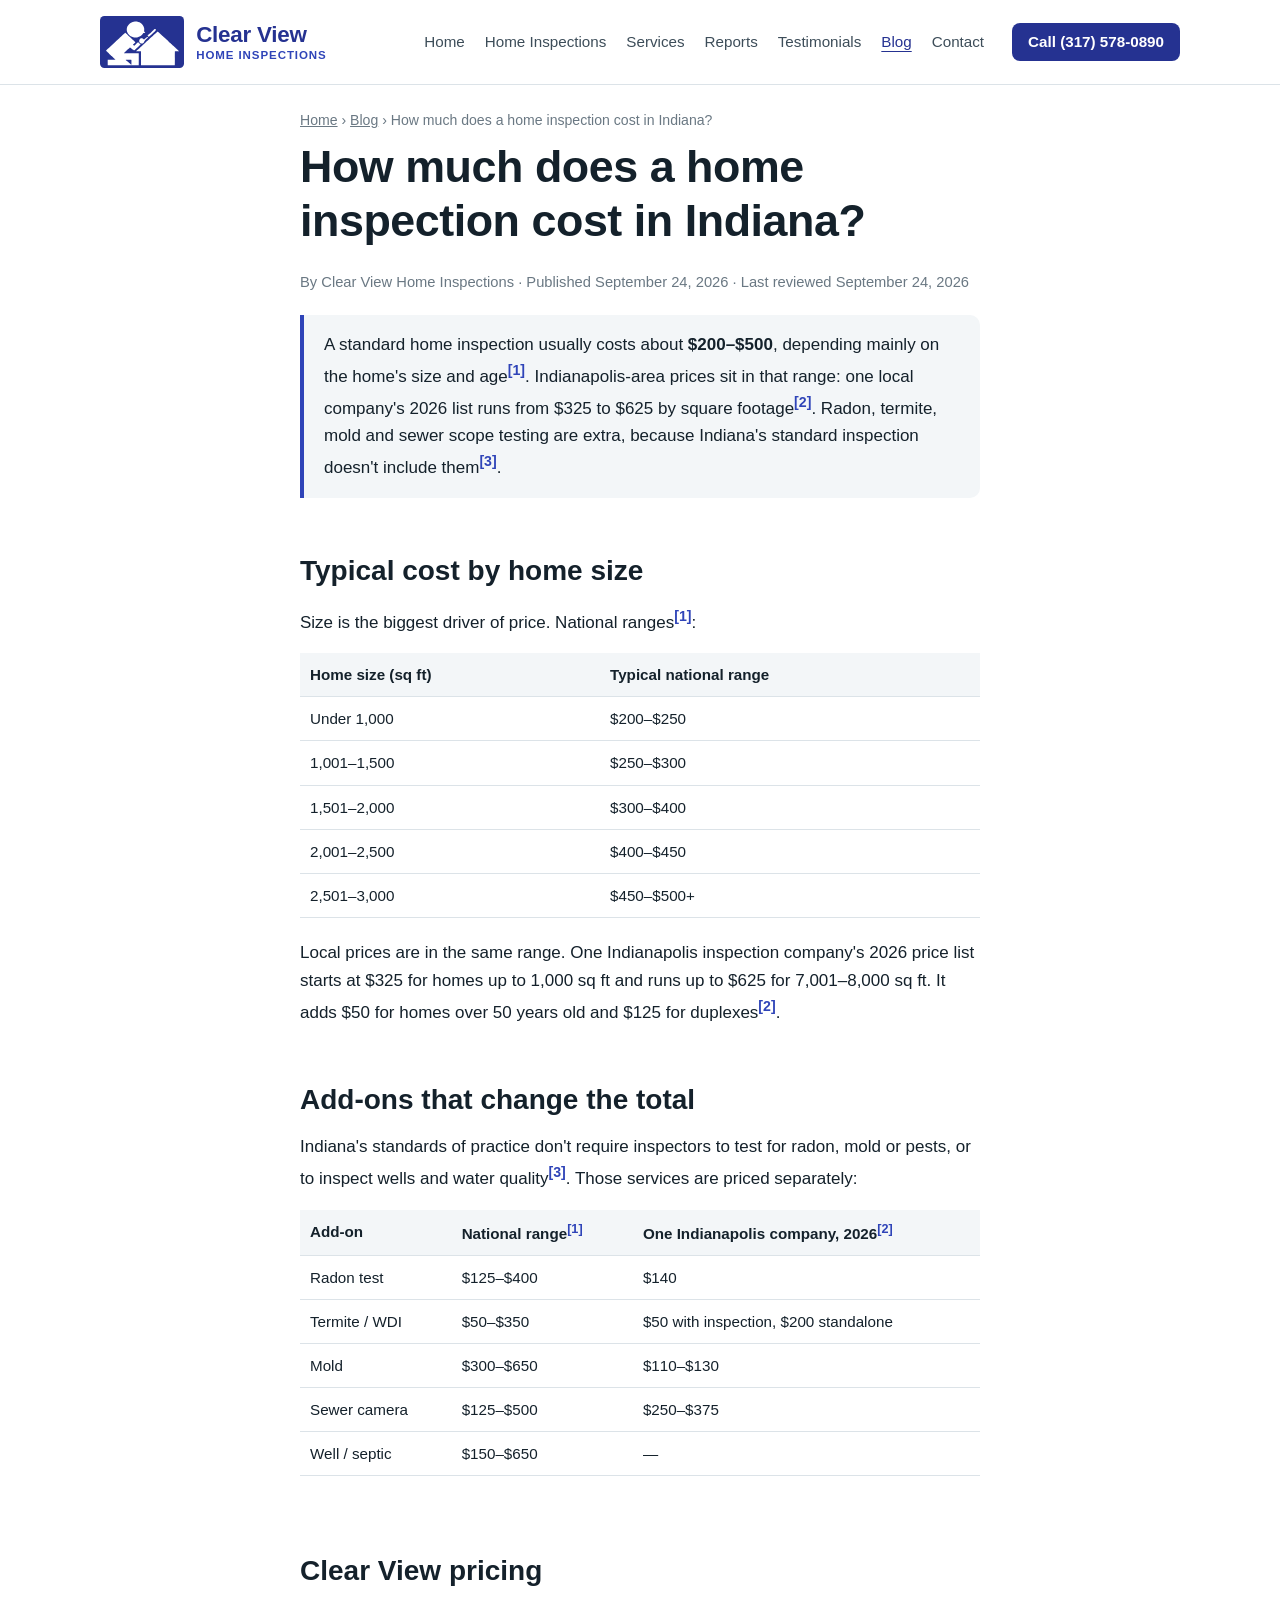
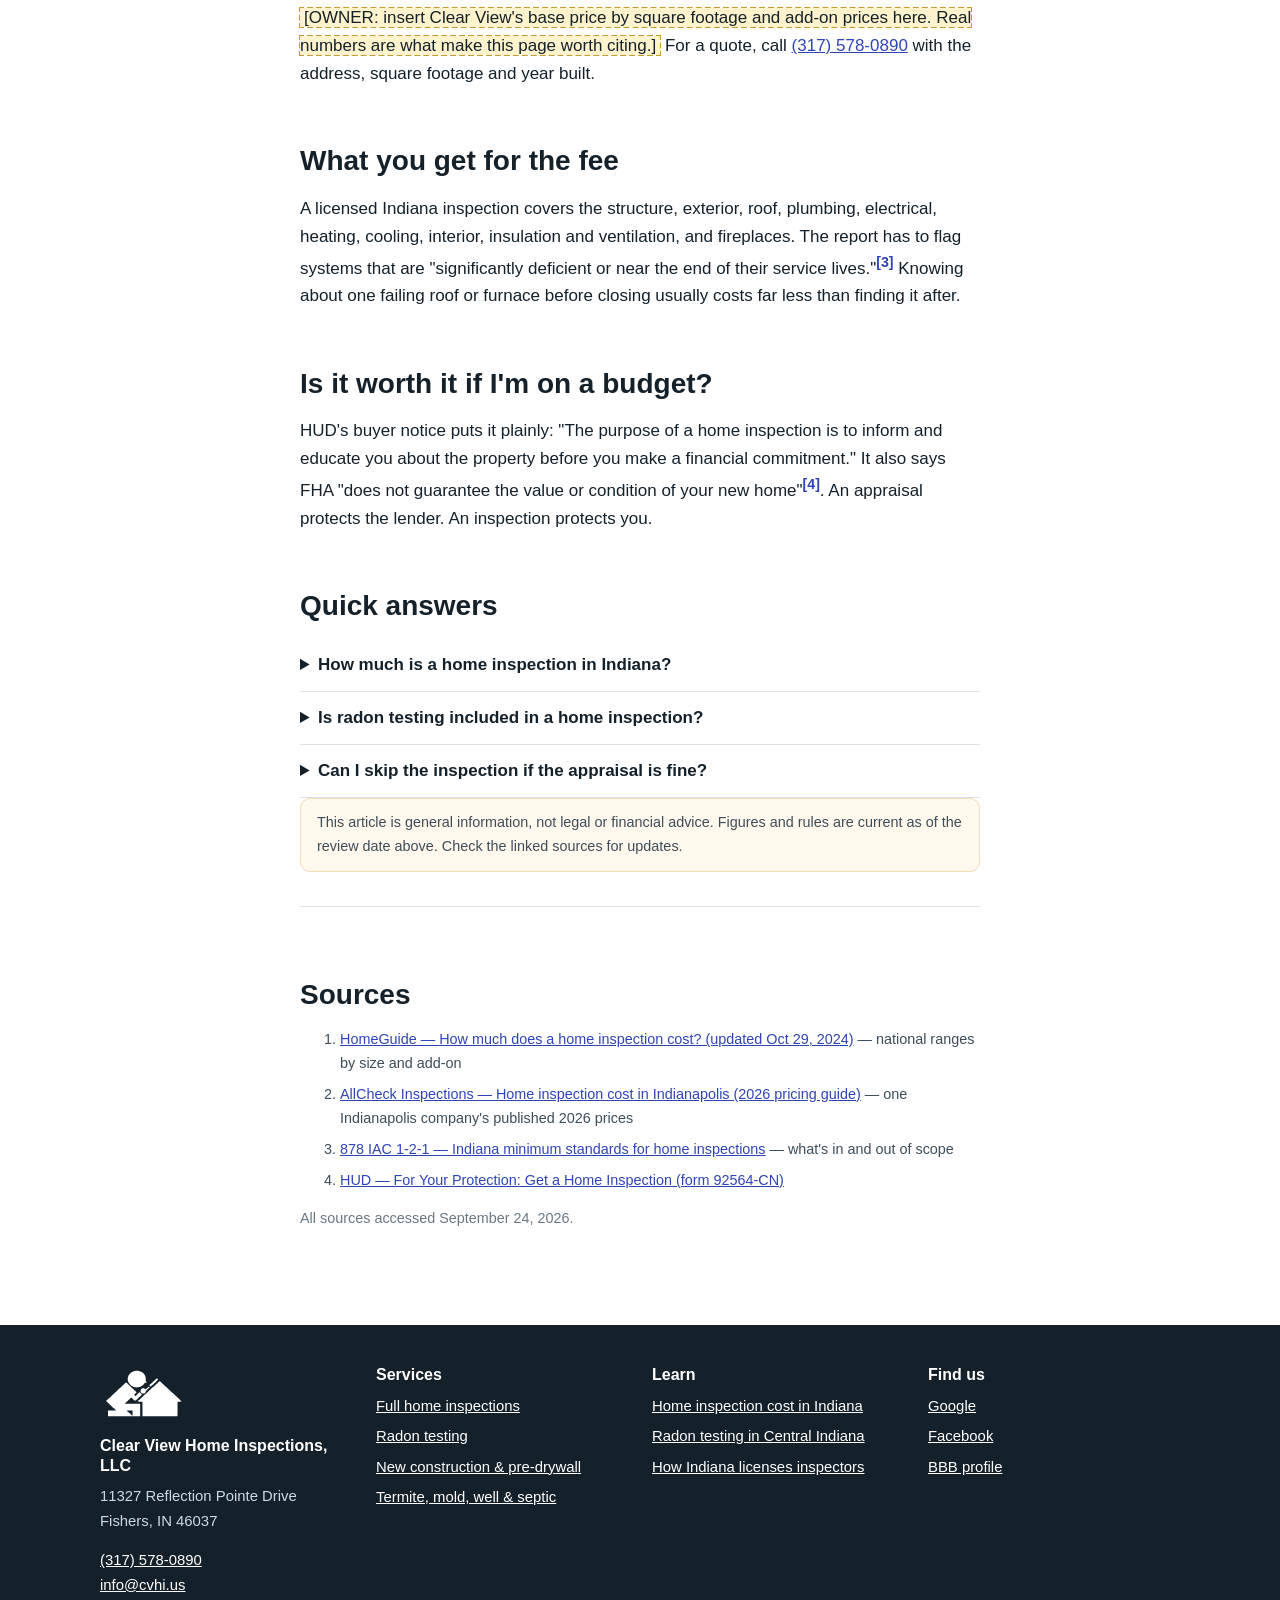
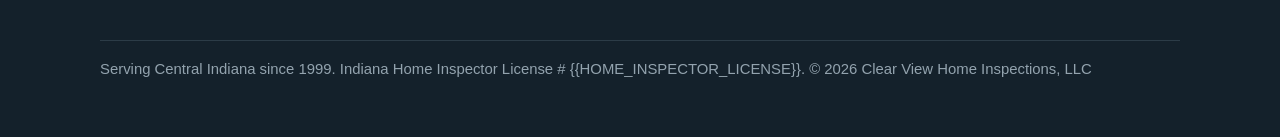
<file: blog/home-inspection-cost-indiana/index.html>
<!doctype html>
<html lang="en-US">
<head>
<meta charset="utf-8">
<meta name="viewport" content="width=device-width, initial-scale=1">
<title>Home Inspection Cost in Indiana (2026) | Clear View</title>
<meta name="description" content="Indiana home inspection costs in 2026: typical ranges by square footage, add-on prices for radon, termite, mold and sewer scope, and what the fee covers.">
<link rel="canonical" href="https://www.cvhi.us/blog/home-inspection-cost-indiana/">
<meta property="og:type" content="article">
<meta property="og:site_name" content="Clear View Home Inspections">
<meta property="og:title" content="Home Inspection Cost in Indiana (2026) | Clear View">
<meta property="og:description" content="Indiana home inspection costs in 2026: typical ranges by square footage, add-on prices for radon, termite, mold and sewer scope, and what the fee covers.">
<meta property="og:url" content="https://www.cvhi.us/blog/home-inspection-cost-indiana/">
<meta property="og:image" content="https://www.cvhi.us/assets/img/og-default.png">
<meta name="twitter:card" content="summary_large_image">
<link rel="icon" href="/assets/img/favicon.svg" type="image/svg+xml">
<link rel="apple-touch-icon" href="/assets/img/apple-touch-icon.png">
<meta name="theme-color" content="#253291">
<link rel="stylesheet" href="/assets/css/site.css">
<script type="application/ld+json">
{
  "@context": "https://schema.org",
  "@graph": [
    {
      "@type": "HomeAndConstructionBusiness",
      "@id": "https://www.cvhi.us/#business",
      "logo": "https://www.cvhi.us/assets/img/logo-512.png",
      "image": "https://www.cvhi.us/assets/img/og-default.png",
      "name": "Clear View Home Inspections, LLC",
      "alternateName": "Clear View Home Inspections",
      "url": "https://www.cvhi.us/",
      "telephone": "+13175780890",
      "email": "info@cvhi.us",
      "foundingDate": "1999",
      "address": {
        "@type": "PostalAddress",
        "streetAddress": "11327 Reflection Pointe Drive",
        "addressLocality": "Fishers",
        "addressRegion": "IN",
        "postalCode": "46037",
        "addressCountry": "US"
      },
      "areaServed": [
        {
          "@type": "City",
          "name": "Indianapolis, IN"
        },
        {
          "@type": "City",
          "name": "Fishers, IN"
        },
        {
          "@type": "AdministrativeArea",
          "name": "Central Indiana"
        }
      ],
      "founder": {
        "@type": "Person",
        "name": "Doug Wehr"
      },
      "sameAs": [
        "https://www.facebook.com/Clear-View-Home-Inspections-LLC-1574379252847638/",
        "https://maps.google.com/?cid=8238996744037397548",
        "https://www.bbb.org/us/in/fishers/profile/home-inspection/clear-view-home-inspections-llc-0382-32004444"
      ],
      "knowsAbout": [
        "Home inspection",
        "Radon testing",
        "Mold testing",
        "Termite (WDI) inspection",
        "New construction inspection",
        "Pre-drywall inspection",
        "Well and septic inspection"
      ]
    },
    {
      "@type": "BreadcrumbList",
      "itemListElement": [
        {
          "@type": "ListItem",
          "position": 1,
          "name": "Home",
          "item": "https://www.cvhi.us/"
        },
        {
          "@type": "ListItem",
          "position": 2,
          "name": "Blog",
          "item": "https://www.cvhi.us/blog/"
        },
        {
          "@type": "ListItem",
          "position": 3,
          "name": "How much does a home inspection cost in Indiana?",
          "item": "https://www.cvhi.us/blog/home-inspection-cost-indiana/"
        }
      ]
    },
    {
      "@type": "BlogPosting",
      "headline": "How much does a home inspection cost in Indiana?",
      "description": "Indiana home inspection costs in 2026: typical ranges by square footage, add-on prices for radon, termite, mold and sewer scope, and what the fee covers.",
      "datePublished": "2026-09-24",
      "dateModified": "2026-09-24",
      "mainEntityOfPage": "https://www.cvhi.us/blog/home-inspection-cost-indiana/",
      "author": {
        "@id": "https://www.cvhi.us/#business"
      },
      "publisher": {
        "@id": "https://www.cvhi.us/#business"
      },
      "citation": [
        "https://homeguide.com/costs/home-inspection-cost",
        "https://allcheck.biz/home-inspection-cost-indianapolis/",
        "https://www.law.cornell.edu/regulations/indiana/878-IAC-1-2-1",
        "https://www.hud.gov/sites/dfiles/OCHCO/documents/92564-CN.pdf"
      ],
      "about": [
        "Home inspection cost",
        "Indiana"
      ]
    },
    {
      "@type": "FAQPage",
      "@id": "https://www.cvhi.us/blog/home-inspection-cost-indiana/#faq",
      "mainEntity": [
        {
          "@type": "Question",
          "name": "How much is a home inspection in Indiana?",
          "acceptedAnswer": {
            "@type": "Answer",
            "text": "Most standard inspections fall within the national range of about $200–$500, based mainly on square footage and age. One Indianapolis company publishes 2026 prices from $325 (up to 1,000 sq ft) to $625 (7,001–8,000 sq ft). Radon, termite, mold and sewer scope cost extra."
          }
        },
        {
          "@type": "Question",
          "name": "Is radon testing included in a home inspection?",
          "acceptedAnswer": {
            "@type": "Answer",
            "text": "No. Indiana's minimum standards don't require inspectors to test for radon, mold or pests, so these are priced as add-ons."
          }
        },
        {
          "@type": "Question",
          "name": "Can I skip the inspection if the appraisal is fine?",
          "acceptedAnswer": {
            "@type": "Answer",
            "text": "HUD says an appraisal estimates value for your lender and does not replace a home inspection."
          }
        }
      ]
    }
  ]
}
</script>
</head>
<body>
<a class="skip" href="#main">Skip to content</a>
<header class="site-header">
  <div class="wrap">
    <a class="logo" href="/"><img src="/assets/img/logo-mark.svg" alt="" width="84" height="52"><span class="logo-text">Clear View <span>Home Inspections</span></span></a>
    <nav class="nav" aria-label="Main"><a href="/">Home</a><a href="/home-inspections/">Home Inspections</a><a href="/services/">Services</a><a href="/reports/">Reports</a><a href="/testimonials/">Testimonials</a><a href="/blog/" aria-current="page">Blog</a><a href="/contact-us/">Contact</a></nav>
    <a class="btn header-cta" href="tel:+13175780890">Call (317) 578-0890</a>
  </div>
</header>
<main id="main">

<article class="wrap read">
<nav class="breadcrumbs" aria-label="Breadcrumb"><a href="/">Home</a> › <a href="/blog/">Blog</a> › <span aria-current="page">How much does a home inspection cost in Indiana?</span></nav>
<h1>How much does a home inspection cost in Indiana?</h1>
<p class="meta">By Clear View Home Inspections · Published <time datetime="2026-09-24">September 24, 2026</time> · Last reviewed <time datetime="2026-09-24">September 24, 2026</time></p>
<div class="answer"><p>A standard home inspection usually costs about <strong>$200–$500</strong>, depending mainly on the home's size and age<sup><a href="#ref-1" aria-label="Source 1">[1]</a></sup>. Indianapolis-area prices sit in that range: one local company's 2026 list runs from $325 to $625 by square footage<sup><a href="#ref-2" aria-label="Source 2">[2]</a></sup>. Radon, termite, mold and sewer scope testing are extra, because Indiana's standard inspection doesn't include them<sup><a href="#ref-3" aria-label="Source 3">[3]</a></sup>.</p></div>

<h2>Typical cost by home size</h2>
<p>Size is the biggest driver of price. National ranges<sup><a href="#ref-1" aria-label="Source 1">[1]</a></sup>:</p>
<div class="table-scroll"><table>
<thead><tr><th>Home size (sq ft)</th><th>Typical national range</th></tr></thead>
<tbody>
<tr><td>Under 1,000</td><td>$200–$250</td></tr>
<tr><td>1,001–1,500</td><td>$250–$300</td></tr>
<tr><td>1,501–2,000</td><td>$300–$400</td></tr>
<tr><td>2,001–2,500</td><td>$400–$450</td></tr>
<tr><td>2,501–3,000</td><td>$450–$500+</td></tr>
</tbody></table></div>
<p>Local prices are in the same range. One Indianapolis inspection company's 2026 price list starts at $325 for homes up to 1,000 sq ft and runs up to $625 for 7,001–8,000 sq ft. It adds $50 for homes over 50 years old and $125 for duplexes<sup><a href="#ref-2" aria-label="Source 2">[2]</a></sup>.</p>

<h2>Add-ons that change the total</h2>
<p>Indiana's standards of practice don't require inspectors to test for radon, mold or pests, or to inspect wells and water quality<sup><a href="#ref-3" aria-label="Source 3">[3]</a></sup>. Those services are priced separately:</p>
<div class="table-scroll"><table>
<thead><tr><th>Add-on</th><th>National range<sup><a href="#ref-1" aria-label="Source 1">[1]</a></sup></th><th>One Indianapolis company, 2026<sup><a href="#ref-2" aria-label="Source 2">[2]</a></sup></th></tr></thead>
<tbody>
<tr><td>Radon test</td><td>$125–$400</td><td>$140</td></tr>
<tr><td>Termite / WDI</td><td>$50–$350</td><td>$50 with inspection, $200 standalone</td></tr>
<tr><td>Mold</td><td>$300–$650</td><td>$110–$130</td></tr>
<tr><td>Sewer camera</td><td>$125–$500</td><td>$250–$375</td></tr>
<tr><td>Well / septic</td><td>$150–$650</td><td>—</td></tr>
</tbody></table></div>

<h2>Clear View pricing</h2>
<p><span class="todo">[OWNER: insert Clear View's base price by square footage and add-on prices here. Real numbers are what make this page worth citing.]</span> For a quote, call <a href="tel:+13175780890">(317) 578-0890</a> with the address, square footage and year built.</p>

<h2>What you get for the fee</h2>
<p>A licensed Indiana inspection covers the structure, exterior, roof, plumbing, electrical, heating, cooling, interior, insulation and ventilation, and fireplaces. The report has to flag systems that are "significantly deficient or near the end of their service lives."<sup><a href="#ref-3" aria-label="Source 3">[3]</a></sup> Knowing about one failing roof or furnace before closing usually costs far less than finding it after.</p>

<h2>Is it worth it if I'm on a budget?</h2>
<p>HUD's buyer notice puts it plainly: "The purpose of a home inspection is to inform and educate you about the property before you make a financial commitment." It also says FHA "does not guarantee the value or condition of your new home"<sup><a href="#ref-4" aria-label="Source 4">[4]</a></sup>. An appraisal protects the lender. An inspection protects you.</p>

<h2>Quick answers</h2>
<details><summary>How much is a home inspection in Indiana?</summary><p>Most standard inspections fall within the national range of about $200–$500, based mainly on square footage and age. One Indianapolis company publishes 2026 prices from $325 (up to 1,000 sq ft) to $625 (7,001–8,000 sq ft). Radon, termite, mold and sewer scope cost extra.</p></details><details><summary>Is radon testing included in a home inspection?</summary><p>No. Indiana's minimum standards don't require inspectors to test for radon, mold or pests, so these are priced as add-ons.</p></details><details><summary>Can I skip the inspection if the appraisal is fine?</summary><p>HUD says an appraisal estimates value for your lender and does not replace a home inspection.</p></details>
<p class="note">This article is general information, not legal or financial advice. Figures and rules are current as of the review date above. Check the linked sources for updates.</p>
<section class="refs" aria-labelledby="refs-h"><h2 id="refs-h">Sources</h2><ol><li id="ref-1"><a href="https://homeguide.com/costs/home-inspection-cost" rel="noopener">HomeGuide — How much does a home inspection cost? (updated Oct 29, 2024)</a> — national ranges by size and add-on</li><li id="ref-2"><a href="https://allcheck.biz/home-inspection-cost-indianapolis/" rel="noopener">AllCheck Inspections — Home inspection cost in Indianapolis (2026 pricing guide)</a> — one Indianapolis company's published 2026 prices</li><li id="ref-3"><a href="https://www.law.cornell.edu/regulations/indiana/878-IAC-1-2-1" rel="noopener">878 IAC 1-2-1 — Indiana minimum standards for home inspections</a> — what's in and out of scope</li><li id="ref-4"><a href="https://www.hud.gov/sites/dfiles/OCHCO/documents/92564-CN.pdf" rel="noopener">HUD — For Your Protection: Get a Home Inspection (form 92564-CN)</a></li></ol><p class="small muted">All sources accessed September 24, 2026.</p></section>
</article>

</main>
<footer class="site-footer">
  <div class="wrap">
    <div class="cols">
      <div>
        <img class="footer-logo" src="/assets/img/logo-mark-white.svg" alt="" width="87" height="54">
        <h2>Clear View Home Inspections, LLC</h2>
        <p>11327 Reflection Pointe Drive<br>Fishers, IN 46037</p>
        <p><a href="tel:+13175780890">(317) 578-0890</a><br><a href="mailto:info@cvhi.us">info@cvhi.us</a></p>
      </div>
      <div>
        <h2>Services</h2>
        <ul>
          <li><a href="/home-inspections/">Full home inspections</a></li>
          <li><a href="/services/radon-testing/">Radon testing</a></li>
          <li><a href="/services/">New construction &amp; pre-drywall</a></li>
          <li><a href="/services/">Termite, mold, well &amp; septic</a></li>
        </ul>
      </div>
      <div>
        <h2>Learn</h2>
        <ul>
          <li><a href="/blog/home-inspection-cost-indiana/">Home inspection cost in Indiana</a></li>
          <li><a href="/blog/radon-testing-central-indiana/">Radon testing in Central Indiana</a></li>
          <li><a href="/blog/indiana-home-inspector-licensing/">How Indiana licenses inspectors</a></li>
        </ul>
      </div>
      <div>
        <h2>Find us</h2>
        <ul>
          <li><a href="https://maps.google.com/?cid=8238996744037397548" rel="noopener">Google</a></li>
          <li><a href="https://www.facebook.com/Clear-View-Home-Inspections-LLC-1574379252847638/" rel="noopener">Facebook</a></li>
          <li><a href="https://www.bbb.org/us/in/fishers/profile/home-inspection/clear-view-home-inspections-llc-0382-32004444" rel="noopener">BBB profile</a></li>
        </ul>
      </div>
    </div>
    <p class="legal">Serving Central Indiana since 1999. Indiana Home Inspector License # {{HOME_INSPECTOR_LICENSE}}. © 2026 Clear View Home Inspections, LLC</p>
  </div>
</footer>
</body>
</html>
</file>
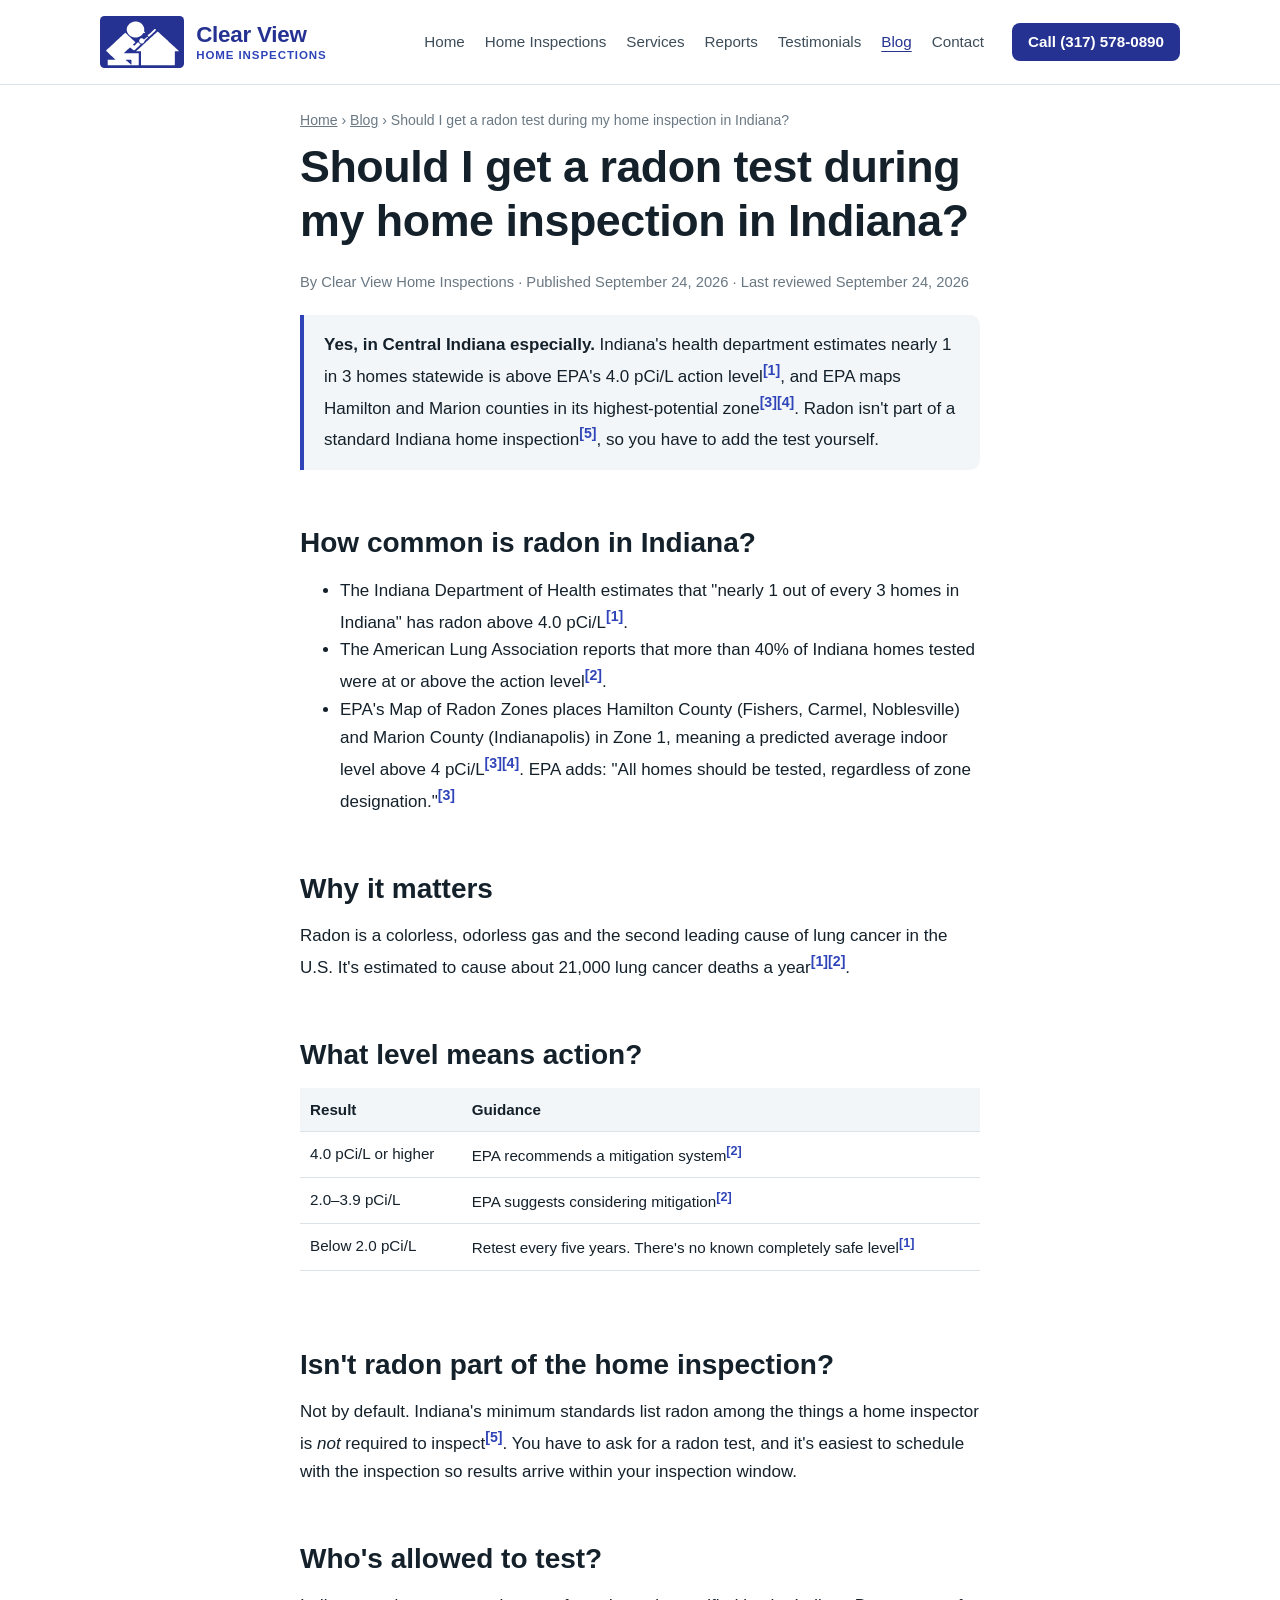
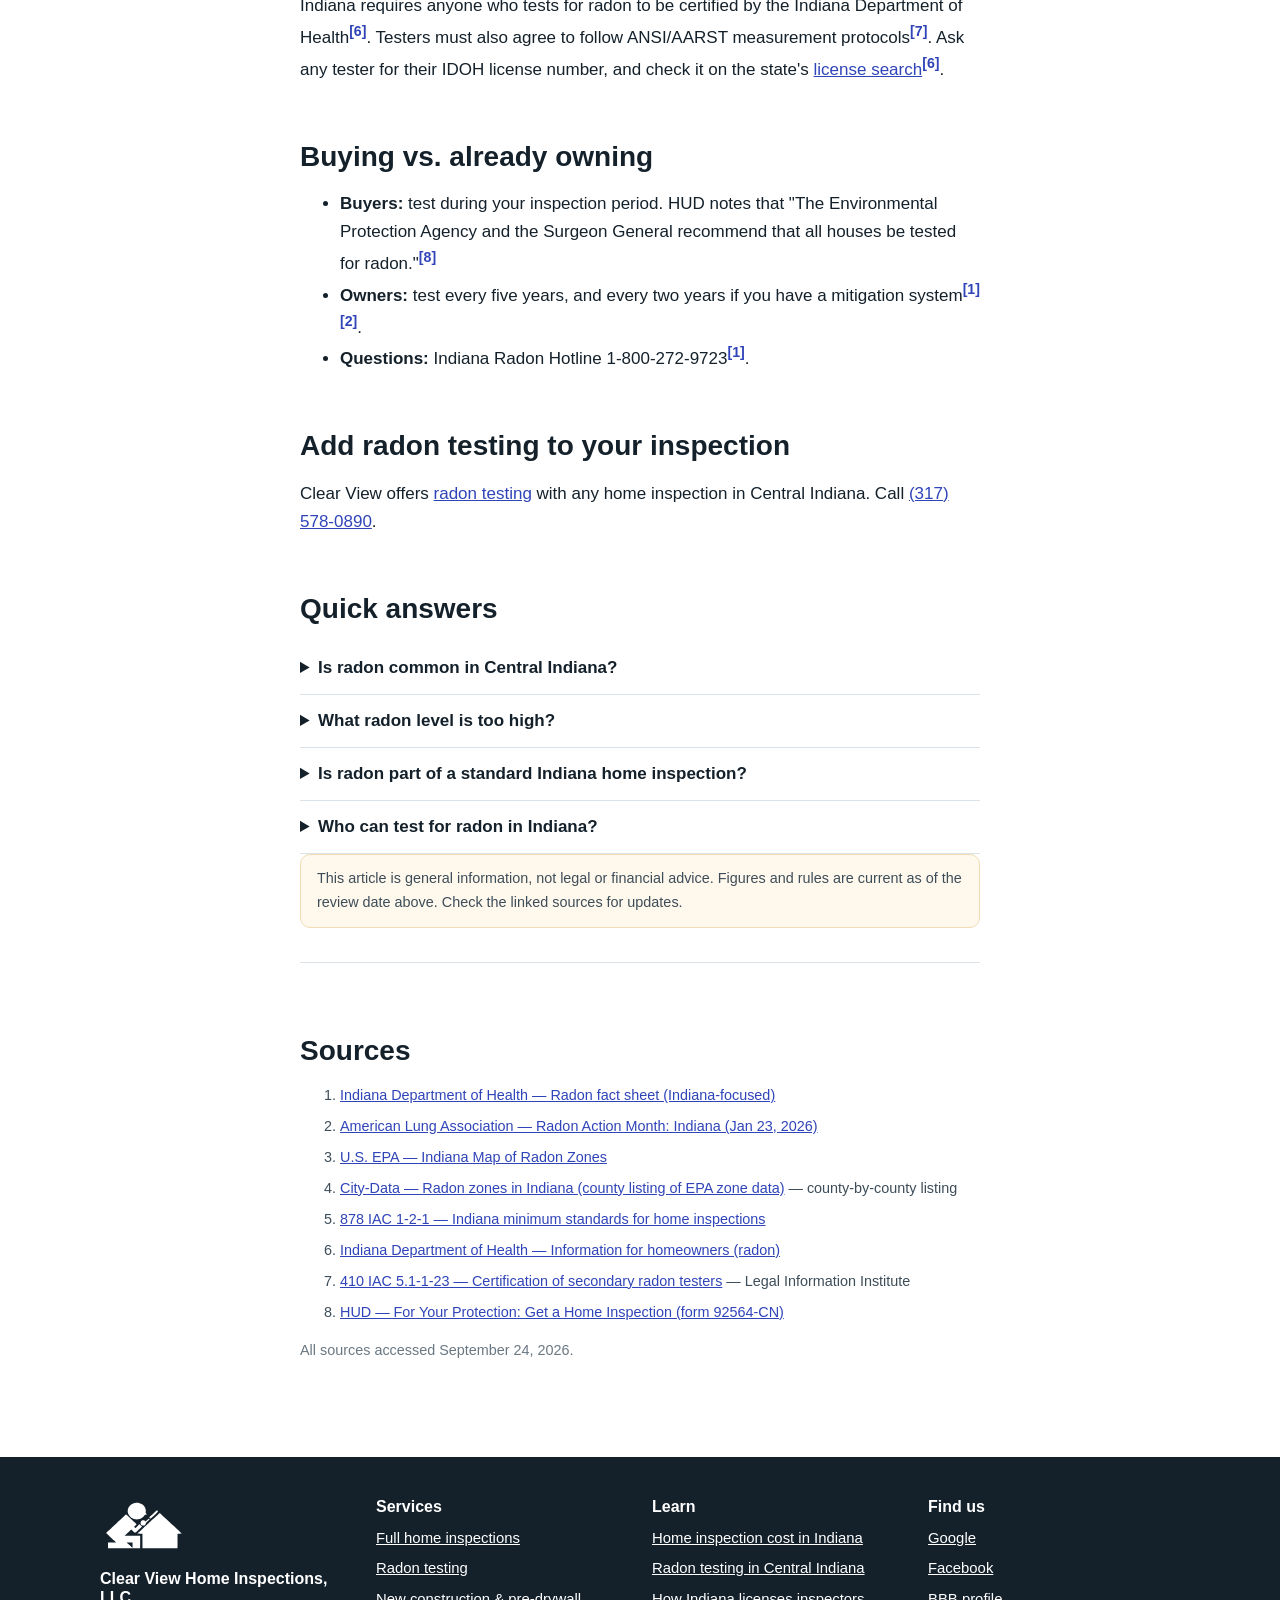
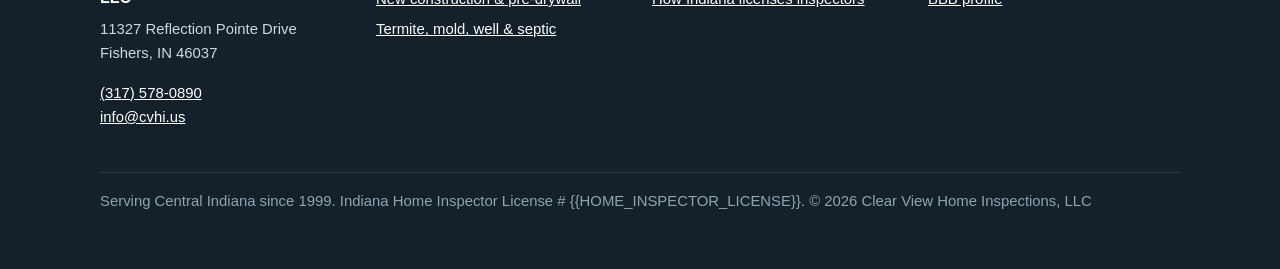
<file: blog/radon-testing-central-indiana/index.html>
<!doctype html>
<html lang="en-US">
<head>
<meta charset="utf-8">
<meta name="viewport" content="width=device-width, initial-scale=1">
<title>Radon Testing During a Home Inspection in Indiana</title>
<meta name="description" content="Nearly 1 in 3 Indiana homes is estimated to be above EPA's 4.0 pCi/L radon action level. What Central Indiana buyers should know about testing.">
<link rel="canonical" href="https://www.cvhi.us/blog/radon-testing-central-indiana/">
<meta property="og:type" content="article">
<meta property="og:site_name" content="Clear View Home Inspections">
<meta property="og:title" content="Radon Testing During a Home Inspection in Indiana">
<meta property="og:description" content="Nearly 1 in 3 Indiana homes is estimated to be above EPA's 4.0 pCi/L radon action level. What Central Indiana buyers should know about testing.">
<meta property="og:url" content="https://www.cvhi.us/blog/radon-testing-central-indiana/">
<meta property="og:image" content="https://www.cvhi.us/assets/img/og-default.png">
<meta name="twitter:card" content="summary_large_image">
<link rel="icon" href="/assets/img/favicon.svg" type="image/svg+xml">
<link rel="apple-touch-icon" href="/assets/img/apple-touch-icon.png">
<meta name="theme-color" content="#253291">
<link rel="stylesheet" href="/assets/css/site.css">
<script type="application/ld+json">
{
  "@context": "https://schema.org",
  "@graph": [
    {
      "@type": "HomeAndConstructionBusiness",
      "@id": "https://www.cvhi.us/#business",
      "logo": "https://www.cvhi.us/assets/img/logo-512.png",
      "image": "https://www.cvhi.us/assets/img/og-default.png",
      "name": "Clear View Home Inspections, LLC",
      "alternateName": "Clear View Home Inspections",
      "url": "https://www.cvhi.us/",
      "telephone": "+13175780890",
      "email": "info@cvhi.us",
      "foundingDate": "1999",
      "address": {
        "@type": "PostalAddress",
        "streetAddress": "11327 Reflection Pointe Drive",
        "addressLocality": "Fishers",
        "addressRegion": "IN",
        "postalCode": "46037",
        "addressCountry": "US"
      },
      "areaServed": [
        {
          "@type": "City",
          "name": "Indianapolis, IN"
        },
        {
          "@type": "City",
          "name": "Fishers, IN"
        },
        {
          "@type": "AdministrativeArea",
          "name": "Central Indiana"
        }
      ],
      "founder": {
        "@type": "Person",
        "name": "Doug Wehr"
      },
      "sameAs": [
        "https://www.facebook.com/Clear-View-Home-Inspections-LLC-1574379252847638/",
        "https://maps.google.com/?cid=8238996744037397548",
        "https://www.bbb.org/us/in/fishers/profile/home-inspection/clear-view-home-inspections-llc-0382-32004444"
      ],
      "knowsAbout": [
        "Home inspection",
        "Radon testing",
        "Mold testing",
        "Termite (WDI) inspection",
        "New construction inspection",
        "Pre-drywall inspection",
        "Well and septic inspection"
      ]
    },
    {
      "@type": "BreadcrumbList",
      "itemListElement": [
        {
          "@type": "ListItem",
          "position": 1,
          "name": "Home",
          "item": "https://www.cvhi.us/"
        },
        {
          "@type": "ListItem",
          "position": 2,
          "name": "Blog",
          "item": "https://www.cvhi.us/blog/"
        },
        {
          "@type": "ListItem",
          "position": 3,
          "name": "Should I get a radon test during my home inspection in Indiana?",
          "item": "https://www.cvhi.us/blog/radon-testing-central-indiana/"
        }
      ]
    },
    {
      "@type": "BlogPosting",
      "headline": "Should I get a radon test during my home inspection in Indiana?",
      "description": "Nearly 1 in 3 Indiana homes is estimated to be above EPA's 4.0 pCi/L radon action level. What Central Indiana buyers should know about testing.",
      "datePublished": "2026-09-24",
      "dateModified": "2026-09-24",
      "mainEntityOfPage": "https://www.cvhi.us/blog/radon-testing-central-indiana/",
      "author": {
        "@id": "https://www.cvhi.us/#business"
      },
      "publisher": {
        "@id": "https://www.cvhi.us/#business"
      },
      "citation": [
        "https://www.in.gov/health/files/RADON_FACT_SHEET_12-20-17_-_Indiana_focusedrevisedbyIB.pdf",
        "https://www.lung.org/media/press-releases/radon-action-month-indiana",
        "https://www.epa.gov/sites/default/files/2014-08/documents/indiana.pdf",
        "https://www.city-data.com/radon-zones/Indiana/Indiana.html",
        "https://www.law.cornell.edu/regulations/indiana/878-IAC-1-2-1",
        "https://secure.in.gov/health/leadsafe/information-for-homeowners/",
        "https://www.law.cornell.edu/regulations/indiana/410-IAC-5.1-1-23",
        "https://www.hud.gov/sites/dfiles/OCHCO/documents/92564-CN.pdf"
      ],
      "about": [
        "Radon",
        "Indiana",
        "Home inspection"
      ]
    },
    {
      "@type": "FAQPage",
      "@id": "https://www.cvhi.us/blog/radon-testing-central-indiana/#faq",
      "mainEntity": [
        {
          "@type": "Question",
          "name": "Is radon common in Central Indiana?",
          "acceptedAnswer": {
            "@type": "Answer",
            "text": "Yes. Indiana's health department estimates nearly 1 in 3 Indiana homes is above 4.0 pCi/L, and EPA's radon zone map places Hamilton and Marion counties in Zone 1, the highest predicted potential."
          }
        },
        {
          "@type": "Question",
          "name": "What radon level is too high?",
          "acceptedAnswer": {
            "@type": "Answer",
            "text": "EPA recommends fixing a home at 4.0 pCi/L or higher and suggests considering action between 2 and 4 pCi/L."
          }
        },
        {
          "@type": "Question",
          "name": "Is radon part of a standard Indiana home inspection?",
          "acceptedAnswer": {
            "@type": "Answer",
            "text": "No. Indiana's standards of practice don't require home inspectors to test for radon, so it's ordered as a separate test."
          }
        },
        {
          "@type": "Question",
          "name": "Who can test for radon in Indiana?",
          "acceptedAnswer": {
            "@type": "Answer",
            "text": "Only testers certified by the Indiana Department of Health. You can verify a license with the state's online license search."
          }
        }
      ]
    }
  ]
}
</script>
</head>
<body>
<a class="skip" href="#main">Skip to content</a>
<header class="site-header">
  <div class="wrap">
    <a class="logo" href="/"><img src="/assets/img/logo-mark.svg" alt="" width="84" height="52"><span class="logo-text">Clear View <span>Home Inspections</span></span></a>
    <nav class="nav" aria-label="Main"><a href="/">Home</a><a href="/home-inspections/">Home Inspections</a><a href="/services/">Services</a><a href="/reports/">Reports</a><a href="/testimonials/">Testimonials</a><a href="/blog/" aria-current="page">Blog</a><a href="/contact-us/">Contact</a></nav>
    <a class="btn header-cta" href="tel:+13175780890">Call (317) 578-0890</a>
  </div>
</header>
<main id="main">

<article class="wrap read">
<nav class="breadcrumbs" aria-label="Breadcrumb"><a href="/">Home</a> › <a href="/blog/">Blog</a> › <span aria-current="page">Should I get a radon test during my home inspection in Indiana?</span></nav>
<h1>Should I get a radon test during my home inspection in Indiana?</h1>
<p class="meta">By Clear View Home Inspections · Published <time datetime="2026-09-24">September 24, 2026</time> · Last reviewed <time datetime="2026-09-24">September 24, 2026</time></p>
<div class="answer"><p><strong>Yes, in Central Indiana especially.</strong> Indiana's health department estimates nearly 1 in 3 homes statewide is above EPA's 4.0 pCi/L action level<sup><a href="#ref-1" aria-label="Source 1">[1]</a></sup>, and EPA maps Hamilton and Marion counties in its highest-potential zone<sup><a href="#ref-3" aria-label="Source 3">[3]</a></sup><sup><a href="#ref-4" aria-label="Source 4">[4]</a></sup>. Radon isn't part of a standard Indiana home inspection<sup><a href="#ref-5" aria-label="Source 5">[5]</a></sup>, so you have to add the test yourself.</p></div>

<h2>How common is radon in Indiana?</h2>
<ul>
<li>The Indiana Department of Health estimates that "nearly 1 out of every 3 homes in Indiana" has radon above 4.0 pCi/L<sup><a href="#ref-1" aria-label="Source 1">[1]</a></sup>.</li>
<li>The American Lung Association reports that more than 40% of Indiana homes tested were at or above the action level<sup><a href="#ref-2" aria-label="Source 2">[2]</a></sup>.</li>
<li>EPA's Map of Radon Zones places Hamilton County (Fishers, Carmel, Noblesville) and Marion County (Indianapolis) in Zone 1, meaning a predicted average indoor level above 4 pCi/L<sup><a href="#ref-3" aria-label="Source 3">[3]</a></sup><sup><a href="#ref-4" aria-label="Source 4">[4]</a></sup>. EPA adds: "All homes should be tested, regardless of zone designation."<sup><a href="#ref-3" aria-label="Source 3">[3]</a></sup></li>
</ul>

<h2>Why it matters</h2>
<p>Radon is a colorless, odorless gas and the second leading cause of lung cancer in the U.S. It's estimated to cause about 21,000 lung cancer deaths a year<sup><a href="#ref-1" aria-label="Source 1">[1]</a></sup><sup><a href="#ref-2" aria-label="Source 2">[2]</a></sup>.</p>

<h2>What level means action?</h2>
<div class="table-scroll"><table>
<thead><tr><th>Result</th><th>Guidance</th></tr></thead>
<tbody>
<tr><td>4.0 pCi/L or higher</td><td>EPA recommends a mitigation system<sup><a href="#ref-2" aria-label="Source 2">[2]</a></sup></td></tr>
<tr><td>2.0–3.9 pCi/L</td><td>EPA suggests considering mitigation<sup><a href="#ref-2" aria-label="Source 2">[2]</a></sup></td></tr>
<tr><td>Below 2.0 pCi/L</td><td>Retest every five years. There's no known completely safe level<sup><a href="#ref-1" aria-label="Source 1">[1]</a></sup></td></tr>
</tbody></table></div>

<h2>Isn't radon part of the home inspection?</h2>
<p>Not by default. Indiana's minimum standards list radon among the things a home inspector is <em>not</em> required to inspect<sup><a href="#ref-5" aria-label="Source 5">[5]</a></sup>. You have to ask for a radon test, and it's easiest to schedule with the inspection so results arrive within your inspection window.</p>

<h2>Who's allowed to test?</h2>
<p>Indiana requires anyone who tests for radon to be certified by the Indiana Department of Health<sup><a href="#ref-6" aria-label="Source 6">[6]</a></sup>. Testers must also agree to follow ANSI/AARST measurement protocols<sup><a href="#ref-7" aria-label="Source 7">[7]</a></sup>. Ask any tester for their IDOH license number, and check it on the state's <a href="https://mylicense.in.gov/everification/Search.aspx" rel="noopener">license search</a><sup><a href="#ref-6" aria-label="Source 6">[6]</a></sup>.</p>

<h2>Buying vs. already owning</h2>
<ul>
<li><strong>Buyers:</strong> test during your inspection period. HUD notes that "The Environmental Protection Agency and the Surgeon General recommend that all houses be tested for radon."<sup><a href="#ref-8" aria-label="Source 8">[8]</a></sup></li>
<li><strong>Owners:</strong> test every five years, and every two years if you have a mitigation system<sup><a href="#ref-1" aria-label="Source 1">[1]</a></sup><sup><a href="#ref-2" aria-label="Source 2">[2]</a></sup>.</li>
<li><strong>Questions:</strong> Indiana Radon Hotline 1-800-272-9723<sup><a href="#ref-1" aria-label="Source 1">[1]</a></sup>.</li>
</ul>

<h2>Add radon testing to your inspection</h2>
<p>Clear View offers <a href="/services/radon-testing/">radon testing</a> with any home inspection in Central Indiana. Call <a href="tel:+13175780890">(317) 578-0890</a>.</p>

<h2>Quick answers</h2>
<details><summary>Is radon common in Central Indiana?</summary><p>Yes. Indiana's health department estimates nearly 1 in 3 Indiana homes is above 4.0 pCi/L, and EPA's radon zone map places Hamilton and Marion counties in Zone 1, the highest predicted potential.</p></details><details><summary>What radon level is too high?</summary><p>EPA recommends fixing a home at 4.0 pCi/L or higher and suggests considering action between 2 and 4 pCi/L.</p></details><details><summary>Is radon part of a standard Indiana home inspection?</summary><p>No. Indiana's standards of practice don't require home inspectors to test for radon, so it's ordered as a separate test.</p></details><details><summary>Who can test for radon in Indiana?</summary><p>Only testers certified by the Indiana Department of Health. You can verify a license with the state's online license search.</p></details>
<p class="note">This article is general information, not legal or financial advice. Figures and rules are current as of the review date above. Check the linked sources for updates.</p>
<section class="refs" aria-labelledby="refs-h"><h2 id="refs-h">Sources</h2><ol><li id="ref-1"><a href="https://www.in.gov/health/files/RADON_FACT_SHEET_12-20-17_-_Indiana_focusedrevisedbyIB.pdf" rel="noopener">Indiana Department of Health — Radon fact sheet (Indiana-focused)</a></li><li id="ref-2"><a href="https://www.lung.org/media/press-releases/radon-action-month-indiana" rel="noopener">American Lung Association — Radon Action Month: Indiana (Jan 23, 2026)</a></li><li id="ref-3"><a href="https://www.epa.gov/sites/default/files/2014-08/documents/indiana.pdf" rel="noopener">U.S. EPA — Indiana Map of Radon Zones</a></li><li id="ref-4"><a href="https://www.city-data.com/radon-zones/Indiana/Indiana.html" rel="noopener">City-Data — Radon zones in Indiana (county listing of EPA zone data)</a> — county-by-county listing</li><li id="ref-5"><a href="https://www.law.cornell.edu/regulations/indiana/878-IAC-1-2-1" rel="noopener">878 IAC 1-2-1 — Indiana minimum standards for home inspections</a></li><li id="ref-6"><a href="https://secure.in.gov/health/leadsafe/information-for-homeowners/" rel="noopener">Indiana Department of Health — Information for homeowners (radon)</a></li><li id="ref-7"><a href="https://www.law.cornell.edu/regulations/indiana/410-IAC-5.1-1-23" rel="noopener">410 IAC 5.1-1-23 — Certification of secondary radon testers</a> — Legal Information Institute</li><li id="ref-8"><a href="https://www.hud.gov/sites/dfiles/OCHCO/documents/92564-CN.pdf" rel="noopener">HUD — For Your Protection: Get a Home Inspection (form 92564-CN)</a></li></ol><p class="small muted">All sources accessed September 24, 2026.</p></section>
</article>

</main>
<footer class="site-footer">
  <div class="wrap">
    <div class="cols">
      <div>
        <img class="footer-logo" src="/assets/img/logo-mark-white.svg" alt="" width="87" height="54">
        <h2>Clear View Home Inspections, LLC</h2>
        <p>11327 Reflection Pointe Drive<br>Fishers, IN 46037</p>
        <p><a href="tel:+13175780890">(317) 578-0890</a><br><a href="mailto:info@cvhi.us">info@cvhi.us</a></p>
      </div>
      <div>
        <h2>Services</h2>
        <ul>
          <li><a href="/home-inspections/">Full home inspections</a></li>
          <li><a href="/services/radon-testing/">Radon testing</a></li>
          <li><a href="/services/">New construction &amp; pre-drywall</a></li>
          <li><a href="/services/">Termite, mold, well &amp; septic</a></li>
        </ul>
      </div>
      <div>
        <h2>Learn</h2>
        <ul>
          <li><a href="/blog/home-inspection-cost-indiana/">Home inspection cost in Indiana</a></li>
          <li><a href="/blog/radon-testing-central-indiana/">Radon testing in Central Indiana</a></li>
          <li><a href="/blog/indiana-home-inspector-licensing/">How Indiana licenses inspectors</a></li>
        </ul>
      </div>
      <div>
        <h2>Find us</h2>
        <ul>
          <li><a href="https://maps.google.com/?cid=8238996744037397548" rel="noopener">Google</a></li>
          <li><a href="https://www.facebook.com/Clear-View-Home-Inspections-LLC-1574379252847638/" rel="noopener">Facebook</a></li>
          <li><a href="https://www.bbb.org/us/in/fishers/profile/home-inspection/clear-view-home-inspections-llc-0382-32004444" rel="noopener">BBB profile</a></li>
        </ul>
      </div>
    </div>
    <p class="legal">Serving Central Indiana since 1999. Indiana Home Inspector License # {{HOME_INSPECTOR_LICENSE}}. © 2026 Clear View Home Inspections, LLC</p>
  </div>
</footer>
</body>
</html>
</file>
<file: assets/css/site.css>
/* Clear View Home Inspections — site styles (no build step) */
:root {
  --ink: #14212b;
  --ink-2: #3d4d59;
  --muted: #6a7883;
  --bg: #ffffff;
  --bg-2: #f3f6f8;
  --line: #dce3e8;
  --brand: #253291;
  --brand-2: #2f44b8;
  --accent: #e8a33d;
  --ok: #1f7a4d;
  --radius: 10px;
  --max: 1120px;
  --read: 720px;
  --font: -apple-system, BlinkMacSystemFont, "Segoe UI", Roboto, "Helvetica Neue", Arial, sans-serif;
}
*, *::before, *::after { box-sizing: border-box; }
html { -webkit-text-size-adjust: 100%; }
body { margin: 0; font: 17px/1.65 var(--font); color: var(--ink); background: var(--bg); }
img { max-width: 100%; height: auto; }
a { color: var(--brand-2); }
a:hover { color: var(--brand); }
h1, h2, h3 { line-height: 1.2; color: var(--ink); }
h1 { font-size: clamp(1.9rem, 4vw, 2.8rem); margin: 0 0 .5em; letter-spacing: -.01em; }
h2 { font-size: clamp(1.35rem, 2.6vw, 1.75rem); margin: 2em 0 .6em; }
h3 { font-size: 1.15rem; margin: 1.6em 0 .4em; }
p, ul, ol { margin: 0 0 1em; }
.wrap { max-width: var(--max); margin: 0 auto; padding: 0 20px; }
.read { max-width: var(--read); }
.skip { position: absolute; left: -9999px; }
.skip:focus { left: 12px; top: 12px; background: #fff; padding: 8px 12px; z-index: 10; }

/* Header */
.site-header { border-bottom: 1px solid var(--line); background: #fff; position: sticky; top: 0; z-index: 5; }
.site-header .wrap { display: flex; align-items: center; gap: 28px; min-height: 84px; flex-wrap: nowrap; }
.logo { display: inline-flex; align-items: center; gap: 12px; color: var(--brand); text-decoration: none; flex-shrink: 0; }
.logo img { height: 52px; width: auto; display: block; }
.logo-text { display: flex; flex-direction: column; line-height: 1.05; }
.logo-text { font-weight: 800; font-size: 1.4rem; letter-spacing: -.01em; }
.logo-text > span { font-size: .72rem; font-weight: 600; letter-spacing: .08em; text-transform: uppercase; color: var(--brand-2); margin-top: 3px; }
.nav { display: flex; align-items: center; gap: 4px 20px; flex-wrap: nowrap; font-size: .95rem; margin-left: auto; }
.nav a { color: var(--ink-2); text-decoration: none; padding: 6px 0; line-height: 1.2; white-space: nowrap; }
.nav a[aria-current="page"], .nav a:hover { color: var(--brand); text-decoration: underline; text-underline-offset: 4px; }
.btn.header-cta { white-space: nowrap; flex-shrink: 0; padding: 10px 16px; font-size: .95rem; line-height: 1.2; }
@media (max-width: 1100px) {
  .site-header .wrap { flex-wrap: wrap; row-gap: 6px; padding-top: 10px; padding-bottom: 10px; }
  .nav { order: 3; width: 100%; margin-left: 0; flex-wrap: wrap; }
  .btn.header-cta { margin-left: auto; }
}
.footer-logo { height: 54px; width: auto; margin-bottom: 10px; }
.btn { display: inline-block; background: var(--brand); color: #fff; text-decoration: none; padding: 11px 18px; border-radius: 8px; font-weight: 600; }
.btn:hover { background: var(--brand-2); color: #fff; }
.btn.alt { background: #fff; color: var(--brand); border: 1.5px solid var(--brand); }

/* Hero */
.hero { background: linear-gradient(180deg, var(--bg-2), #fff); padding: 56px 0 40px; }
.hero p.lede { font-size: 1.15rem; color: var(--ink-2); max-width: 680px; }
.hero .actions { display: flex; gap: 12px; flex-wrap: wrap; margin-top: 20px; }
.trust { display: flex; flex-wrap: wrap; gap: 10px 24px; margin: 28px 0 0; padding: 0; list-style: none; color: var(--ink-2); font-size: .95rem; }
.trust li::before { content: "✓ "; color: var(--ok); font-weight: 700; }

/* Sections, cards */
section { padding: 8px 0 24px; }
.grid { display: grid; gap: 18px; grid-template-columns: repeat(auto-fill, minmax(240px, 1fr)); }
.card { border: 1px solid var(--line); border-radius: var(--radius); padding: 20px; background: #fff; }
.card h3 { margin-top: 0; }
.card p:last-child { margin-bottom: 0; }
.card a.more { font-weight: 600; text-decoration: none; }
.muted { color: var(--muted); }
.small { font-size: .9rem; }

/* Article */
.breadcrumbs { font-size: .88rem; color: var(--muted); margin: 24px 0 8px; }
.breadcrumbs a { color: var(--muted); }
.meta { color: var(--muted); font-size: .92rem; margin-bottom: 1.4em; }
.answer { background: var(--bg-2); border-left: 4px solid var(--brand-2); padding: 16px 20px; border-radius: 0 var(--radius) var(--radius) 0; margin: 0 0 1.6em; }
.answer p:last-child { margin: 0; }
table { border-collapse: collapse; width: 100%; margin: 0 0 1.4em; font-size: .95rem; }
th, td { border-bottom: 1px solid var(--line); padding: 9px 10px; text-align: left; vertical-align: top; }
th { background: var(--bg-2); font-weight: 600; }
.table-scroll { overflow-x: auto; }
sup a { text-decoration: none; font-weight: 600; }
.refs { font-size: .9rem; color: var(--ink-2); border-top: 1px solid var(--line); margin-top: 2.4em; padding-top: 1em; }
.refs li { margin-bottom: .5em; word-break: break-word; }
.note { font-size: .9rem; color: var(--ink-2); background: #fff8ec; border: 1px solid #f2dcb5; padding: 12px 16px; border-radius: var(--radius); }
.todo { background: #fff3cd; outline: 1px dashed #c99a2e; padding: 0 4px; }
details { border-bottom: 1px solid var(--line); padding: 12px 0; }
summary { cursor: pointer; font-weight: 600; }
details p { margin: .6em 0 0; }

/* Footer */
.site-footer { background: var(--ink); color: #cfd8de; margin-top: 56px; padding: 40px 0; font-size: .93rem; }
.site-footer a { color: #fff; }
.site-footer .cols { display: grid; gap: 24px; grid-template-columns: repeat(auto-fit, minmax(200px, 1fr)); }
.site-footer h2 { color: #fff; font-size: 1rem; margin: 0 0 .6em; }
.site-footer ul { list-style: none; padding: 0; margin: 0; }
.site-footer li { margin-bottom: 6px; }
.site-footer .legal { border-top: 1px solid #2c3c47; margin-top: 28px; padding-top: 16px; color: #93a3ae; }

@media (max-width: 720px) {
  .site-header { position: static; }
  .site-header .wrap { padding-top: 10px; padding-bottom: 10px; }
  .header-cta { display: none; }
  .hero { padding: 36px 0 28px; }
}
@media print {
  .site-header, .site-footer, .hero .actions { display: none; }
}
</file>
